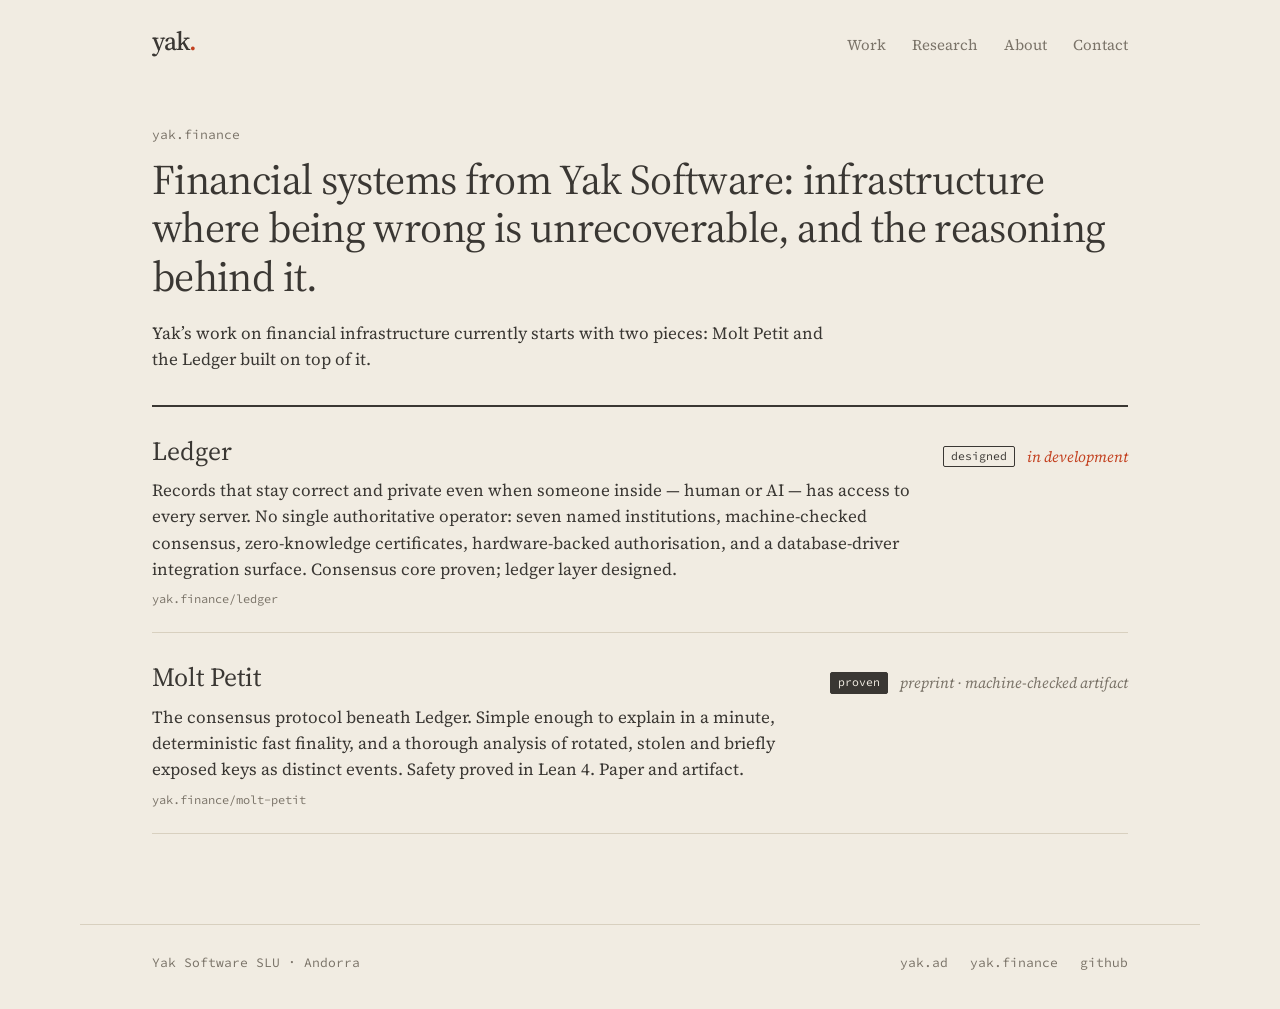
<file: index.html>
<!DOCTYPE html>
<html><head><style>
    .sc-placeholder{background:color-mix(in srgb,currentColor 8%,transparent);
      border:1px solid color-mix(in srgb,currentColor 50%,transparent);
      border-radius:2px;box-sizing:border-box;overflow:hidden}
    @keyframes sc-shine{0%{background-position:100% 50%}100%{background-position:0% 50%}}
    html.sc-dc-streaming .sc-placeholder,
    html.sc-dc-streaming .sc-interp.sc-missing{position:relative;
      background:color-mix(in srgb,currentColor 5%,transparent);
      border-color:transparent}
    html.sc-dc-streaming .sc-placeholder::before,
    html.sc-dc-streaming .sc-interp.sc-missing::before{content:'';
      position:absolute;inset:0;pointer-events:none;
      background:linear-gradient(90deg,rgba(217,119,87,0) 25%,rgba(247,225,211,.95) 37%,rgba(217,119,87,0) 63%);
      background-size:400% 100%;animation:sc-shine 1.4s ease infinite}
    html.sc-dc-streaming .sc-placeholder:nth-child(n+9 of .sc-placeholder)::before,
    html.sc-dc-streaming .sc-interp.sc-missing:nth-child(n+9 of .sc-interp.sc-missing)::before{animation:none;
      background:color-mix(in srgb,currentColor 8%,transparent)}
    .sc-placeholder-error{padding:4px 8px;font:11px/1.4 ui-monospace,monospace;
      color:color-mix(in srgb,currentColor 70%,transparent);word-break:break-word}
    .sc-interp.sc-missing{display:inline-block;width:2em;height:1em;overflow:hidden;
      vertical-align:text-bottom;background:rgba(255,255,255,.3);border:1px solid rgba(0,0,0,.5);
      border-radius:2px;box-sizing:border-box;color:transparent;
      user-select:none}
    .sc-interp.sc-unresolved{font-family:ui-monospace,monospace;font-size:.85em;
      color:color-mix(in srgb,currentColor 50%,transparent);
      background:color-mix(in srgb,currentColor 10%,transparent);border-radius:3px;
      padding:0 3px}
    .sc-host.sc-has-error{position:relative}
    .sc-logic-error{position:absolute;top:8px;left:8px;z-index:2147483647;max-width:60ch;
      padding:6px 10px;background:#b00020;color:#fff;font:12px/1.4 ui-monospace,monospace;
      border-radius:4px;white-space:pre-wrap;pointer-events:none}
    /* Mirrors PRINT_BASELINE_CSS in apps/web deck-stage-export.ts — keep both
       in sync until dc-runtime regains a build step. */
    @media print {
      @page { margin: 0.5cm; }
      figure, table { break-inside: avoid; }
      #dc-root, #dc-root > .sc-host { height: auto; }
      *, *::before, *::after {
        print-color-adjust: exact; -webkit-print-color-adjust: exact;
        backdrop-filter: none !important; -webkit-backdrop-filter: none !important;
        animation-delay: -99s !important; animation-duration: .001s !important;
        animation-iteration-count: 1 !important; animation-fill-mode: both !important;
        animation-play-state: running !important; transition-duration: 0s !important;
      }
    }
  </style>
<meta charset="utf-8">
<meta name="viewport" content="width=device-width, initial-scale=1">
<title>yak.finance — financial systems from Yak Software</title>
<link rel="icon" type="image/svg+xml" href="/assets/yak-favicon.svg">
<style>x-dc{display:none!important}</style>
<style id="__dc-atomics">.fx{display:flex}.col{display:flex;flex-direction:column}.grid{display:grid}.ac{align-items:center}.jc{justify-content:center}.jb{justify-content:space-between}.f1{flex:1}.noshrink{flex-shrink:0}.wrap{flex-wrap:wrap}.fw5{font-weight:500}.fw6{font-weight:600}.fw7{font-weight:700}.fw8{font-weight:800}.fs11{font-size:11px}.fs12{font-size:12px}.fs13{font-size:13px}.fs14{font-size:14px}.fs15{font-size:15px}.fs16{font-size:16px}.fs20{font-size:20px}.fs22{font-size:22px}.upper{text-transform:uppercase}.tc{text-align:center}.nowrap{white-space:nowrap}.gap8{gap:8px}.gap10{gap:10px}.gap12{gap:12px}.gap16{gap:16px}.gap24{gap:24px}.m0{margin:0}.mt8{margin-top:8px}.mt12{margin-top:12px}.mt16{margin-top:16px}.mb8{margin-bottom:8px}.mb12{margin-bottom:12px}.mb16{margin-bottom:16px}.posrel{position:relative}.posabs{position:absolute}.round{border-radius:50%}.ohide{overflow:hidden}.bbox{box-sizing:border-box}.pointer{cursor:pointer}.w100{width:100%}.b0{border:none}</style><style>.scp0:hover { color: rgb(195, 64, 31) !important; }
.scp1:hover { background: rgb(58, 55, 51) !important; color: rgb(241, 236, 226) !important; }
.scp2:hover { color: rgb(58, 55, 51) !important; }</style><style>html,body{height:100%;margin:0}#dc-root,#dc-root>.sc-host{height:100%}</style><link rel="stylesheet" href="/assets/fonts/fonts.css"><style>html,body{margin:0;padding:0;background:#f1ece2;color:#3a3733;-webkit-font-smoothing:antialiased}body{font-family:"Source Serif 4",Georgia,serif;font-size:17px;line-height:1.55}a{color:#3a3733;text-decoration:none;border-bottom:1px solid #d8d0bf;transition:border-color .15s,color .15s}a:hover{color:#c3401f;border-bottom-color:#c3401f}p{margin:0 0 1em;text-wrap:pretty}h1,h2,h3{margin:0;font-weight:400;text-wrap:pretty}table{border-collapse:collapse}.grain{background-image:radial-gradient(rgba(0,0,0,.032) .6px,transparent .7px);background-size:5px 5px}nav a[aria-current="page"]{color:#3a3733!important;border-bottom-color:#3a3733!important}.fig-h,.fig-v{container-type:inline-size;overflow:hidden}
.fig-v{display:none}
.fig-h>div{zoom:min(1,tan(atan2(100cqw,1024px)));zoom:min(1,calc(100cqw / 1024px))}
.fig-v>div{zoom:min(1,tan(atan2(100cqw,400px)));zoom:min(1,calc(100cqw / 400px))}
@media (max-width:760px){.fig-h{display:none}.fig-v{display:block}}
@media (max-width:520px){.fig-bleed{margin-left:calc(50% - 50vw);margin-right:calc(50% - 50vw)}}</style><meta name="description" content="Financial systems from Yak Software: infrastructure where being wrong is unrecoverable. The work currently starts with two pieces — Molt Petit and the Ledger built on top of it."><link rel="canonical" href="https://yak.finance/"><meta property="og:title" content="yak.finance — financial systems from Yak Software"><meta property="og:description" content="Financial systems from Yak Software: infrastructure where being wrong is unrecoverable. The work currently starts with two pieces — Molt Petit and the Ledger built on top of it."><meta property="og:url" content="https://yak.finance/"><meta property="og:type" content="website"><meta property="og:site_name" content="Yak Software"><meta property="og:image" content="https://yak.finance/assets/og-yak.jpg"><meta property="og:image:width" content="1200"><meta property="og:image:height" content="630"><meta name="twitter:title" content="yak.finance — financial systems from Yak Software"><meta name="twitter:description" content="Financial systems from Yak Software: infrastructure where being wrong is unrecoverable. The work currently starts with two pieces — Molt Petit and the Ledger built on top of it."><meta name="twitter:card" content="summary_large_image"><meta name="twitter:site" content="@just_georgeee"><meta name="twitter:image" content="https://yak.finance/assets/og-yak.jpg"><script type="application/ld+json">{"@context":"https://schema.org","@type":"Organization","name":"Yak Software","url":"https://yak.finance/","logo":"https://yak.finance/assets/yak-favicon.svg","image":"https://yak.finance/assets/og-yak.jpg","description":"Independent engineering and research company in Andorra, working on dictation, coding agents, consensus protocols and financial infrastructure.","email":"mailto:george@yak.ad","founder":{"@type":"Person","name":"George Agapov","url":"https://georgeee.com/"},"address":{"@type":"PostalAddress","addressCountry":"AD"},"sameAs":["https://github.com/georgeee"]}</script></head>
<body>
<div id="dc-root"><div class="sc-host" data-sc-name="index"><div class="grain" style="min-height: 100vh; background: rgb(241, 236, 226); display: flex; flex-direction: column;"><header style="display: flex; justify-content: space-between; align-items: baseline; gap: 24px; flex-wrap: wrap; padding: 28px min(6vw, 72px) 0px; max-width: 1120px; width: 100%; box-sizing: border-box; margin: 0px auto;"><a href="https://yak.ad/" style="font: 500 26px / 1 &quot;Source Serif 4&quot;, serif; letter-spacing: -0.035em; color: rgb(58, 55, 51); border: 0px;">yak<span style="color: rgb(195, 64, 31);">.</span></a><nav style="display: flex; gap: clamp(14px, 3vw, 26px); font: 400 15px / 1 &quot;Source Serif 4&quot;, serif;"><a href="https://yak.ad/" class="scp0" style="color: rgb(122, 115, 104); border-width: 0px 0px 1px; border-style: none none solid; border-color: currentcolor currentcolor transparent; border-image: none; padding-bottom: 3px;">Work</a><a href="https://yak.ad/research" class="scp0" style="color: rgb(122, 115, 104); border-width: 0px 0px 1px; border-style: none none solid; border-color: currentcolor currentcolor transparent; border-image: none; padding-bottom: 3px;">Research</a><a href="https://yak.ad/about" class="scp0" style="color: rgb(122, 115, 104); border-width: 0px 0px 1px; border-style: none none solid; border-color: currentcolor currentcolor transparent; border-image: none; padding-bottom: 3px;">About</a><a href="https://yak.ad/contact" class="scp0" style="color: rgb(122, 115, 104); border-width: 0px 0px 1px; border-style: none none solid; border-color: currentcolor currentcolor transparent; border-image: none; padding-bottom: 3px;">Contact</a></nav></header><main style="flex: 1 1 0%; width: 100%; max-width: 1120px; box-sizing: border-box; margin: 0px auto; padding: 0px min(6vw, 72px);"><section data-screen-label="yak.finance" style="padding: 8vh 0px 10vh;"><div style="font: 400 13px / 1 &quot;Source Code Pro&quot;, monospace; color: rgb(122, 115, 104);">yak.finance</div><h1 style="font: 400 clamp(30px, 3.6vw, 42px) / 1.15 &quot;Source Serif 4&quot;, serif; letter-spacing: -0.015em; margin-top: 14px; max-width: 24em;">Financial systems from Yak Software: infrastructure where being wrong is unrecoverable, and the reasoning behind it.</h1><p style="max-width: 40em; margin-top: 20px;">Yak’s work on financial infrastructure currently starts with two pieces: Molt Petit and the Ledger built on top of it.</p><div style="border-top: 2px solid rgb(58, 55, 51); margin-top: 32px;"><a href="/ledger" class="scp2" style="display: flex; gap: 16px 32px; flex-wrap: wrap; align-items: baseline; padding: 24px 0px; border-bottom: 1px solid rgb(216, 208, 191); color: rgb(58, 55, 51);"><span style="flex: 1 1 34ch; min-width: 0px;"><span style="font-size: 26px; display: block;">Ledger</span><span style="display: block; margin-top: 6px; max-width: 46em;">Records that stay correct and private even when someone inside — human or AI — has access to every server. No single authoritative operator: seven named institutions, machine-checked consensus, zero-knowledge certificates, hardware-backed authorisation, and a database-driver integration surface. Consensus core proven; ledger layer designed.</span><span style="display: block; margin-top: 8px; font: 400 12px / 1.5 &quot;Source Code Pro&quot;, monospace; color: rgb(122, 115, 104);">yak.finance/ledger</span></span><span style="display: flex; flex-wrap: wrap; gap: 8px 12px; align-items: center; flex: 0 1 auto;"><span style="display: inline-flex; gap: 6px; flex-wrap: wrap;"><span style="font: 400 11.5px / 1 &quot;Source Code Pro&quot;, monospace; padding: 4px 7px; border: 1px solid rgb(58, 55, 51); border-radius: 2px; color: rgb(58, 55, 51); background: transparent; white-space: nowrap;">designed</span></span><em style="color: rgb(195, 64, 31); font-size: 15px;">in development</em></span></a><a href="/molt-petit" class="scp2" style="display: flex; gap: 16px 32px; flex-wrap: wrap; align-items: baseline; padding: 24px 0px; border-bottom: 1px solid rgb(216, 208, 191); color: rgb(58, 55, 51);"><span style="flex: 1 1 34ch; min-width: 0px;"><span style="font-size: 26px; display: block;">Molt Petit</span><span style="display: block; margin-top: 6px; max-width: 46em;">The consensus protocol beneath Ledger. Simple enough to explain in a minute, deterministic fast finality, and a thorough analysis of rotated, stolen and briefly exposed keys as distinct events. Safety proved in Lean 4. Paper and artifact.</span><span style="display: block; margin-top: 8px; font: 400 12px / 1.5 &quot;Source Code Pro&quot;, monospace; color: rgb(122, 115, 104);">yak.finance/molt-petit</span></span><span style="display: flex; flex-wrap: wrap; gap: 8px 12px; align-items: center; flex: 0 1 auto;"><span style="display: inline-flex; gap: 6px; flex-wrap: wrap;"><span style="font: 400 11.5px / 1 &quot;Source Code Pro&quot;, monospace; padding: 4px 7px; border: 1px solid rgb(58, 55, 51); border-radius: 2px; color: rgb(241, 236, 226); background: rgb(58, 55, 51); white-space: nowrap;">proven</span></span><em style="color: rgb(122, 115, 104); font-size: 15px;">preprint · machine-checked artifact</em></span></a></div></section></main><footer style="width: 100%; max-width: 1120px; box-sizing: border-box; margin: 0px auto; padding: 28px min(6vw, 72px) 36px; border-top: 1px solid rgb(216, 208, 191); display: flex; justify-content: space-between; gap: 12px 32px; flex-wrap: wrap; font: 400 13px / 1.6 &quot;Source Code Pro&quot;, monospace; color: rgb(122, 115, 104);"><span>Yak Software SLU · Andorra</span><span style="display: flex; gap: 22px;"><a href="https://yak.ad/" class="scp0" style="border: 0px; color: rgb(122, 115, 104);">yak.ad</a><a href="/" class="scp0" style="border: 0px; color: rgb(122, 115, 104);">yak.finance</a><a href="https://github.com/georgeee" class="scp0" style="border: 0px; color: rgb(122, 115, 104);">github</a></span></footer></div></div></div>



<script>(function(){var r={"finance":"/","molt-petit":"/molt-petit","ledger":"/ledger"},f={"base":"https://yak.ad","routes":{"home":"/","diane":"/diane","lodge":"/lodge","research":"/research","proof-driven":"/proof-driven","about":"/about","contact":"/contact"}},h=(location.hash||"").slice(1);if(r[h])location.replace(r[h]);else if(f&&f.routes[h])location.replace(f.base+f.routes[h]);})();</script></body></html>
</file>
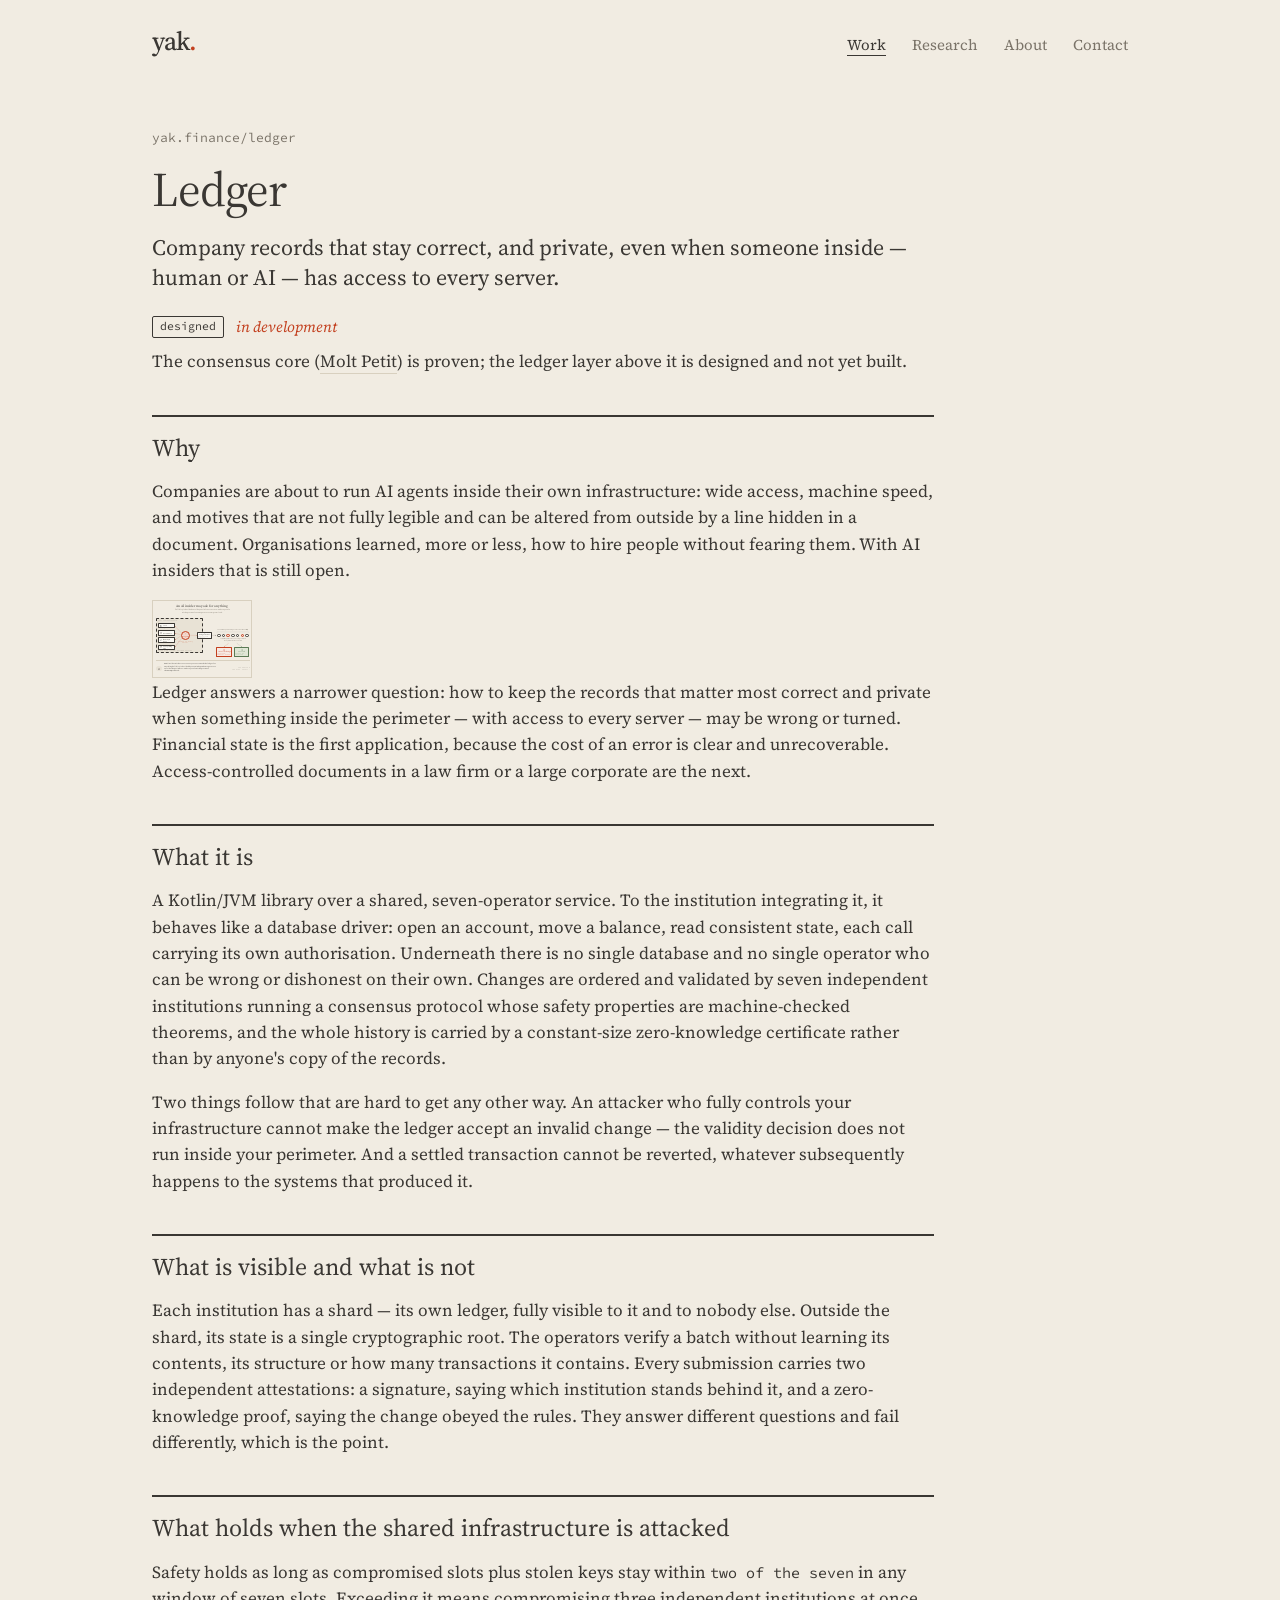
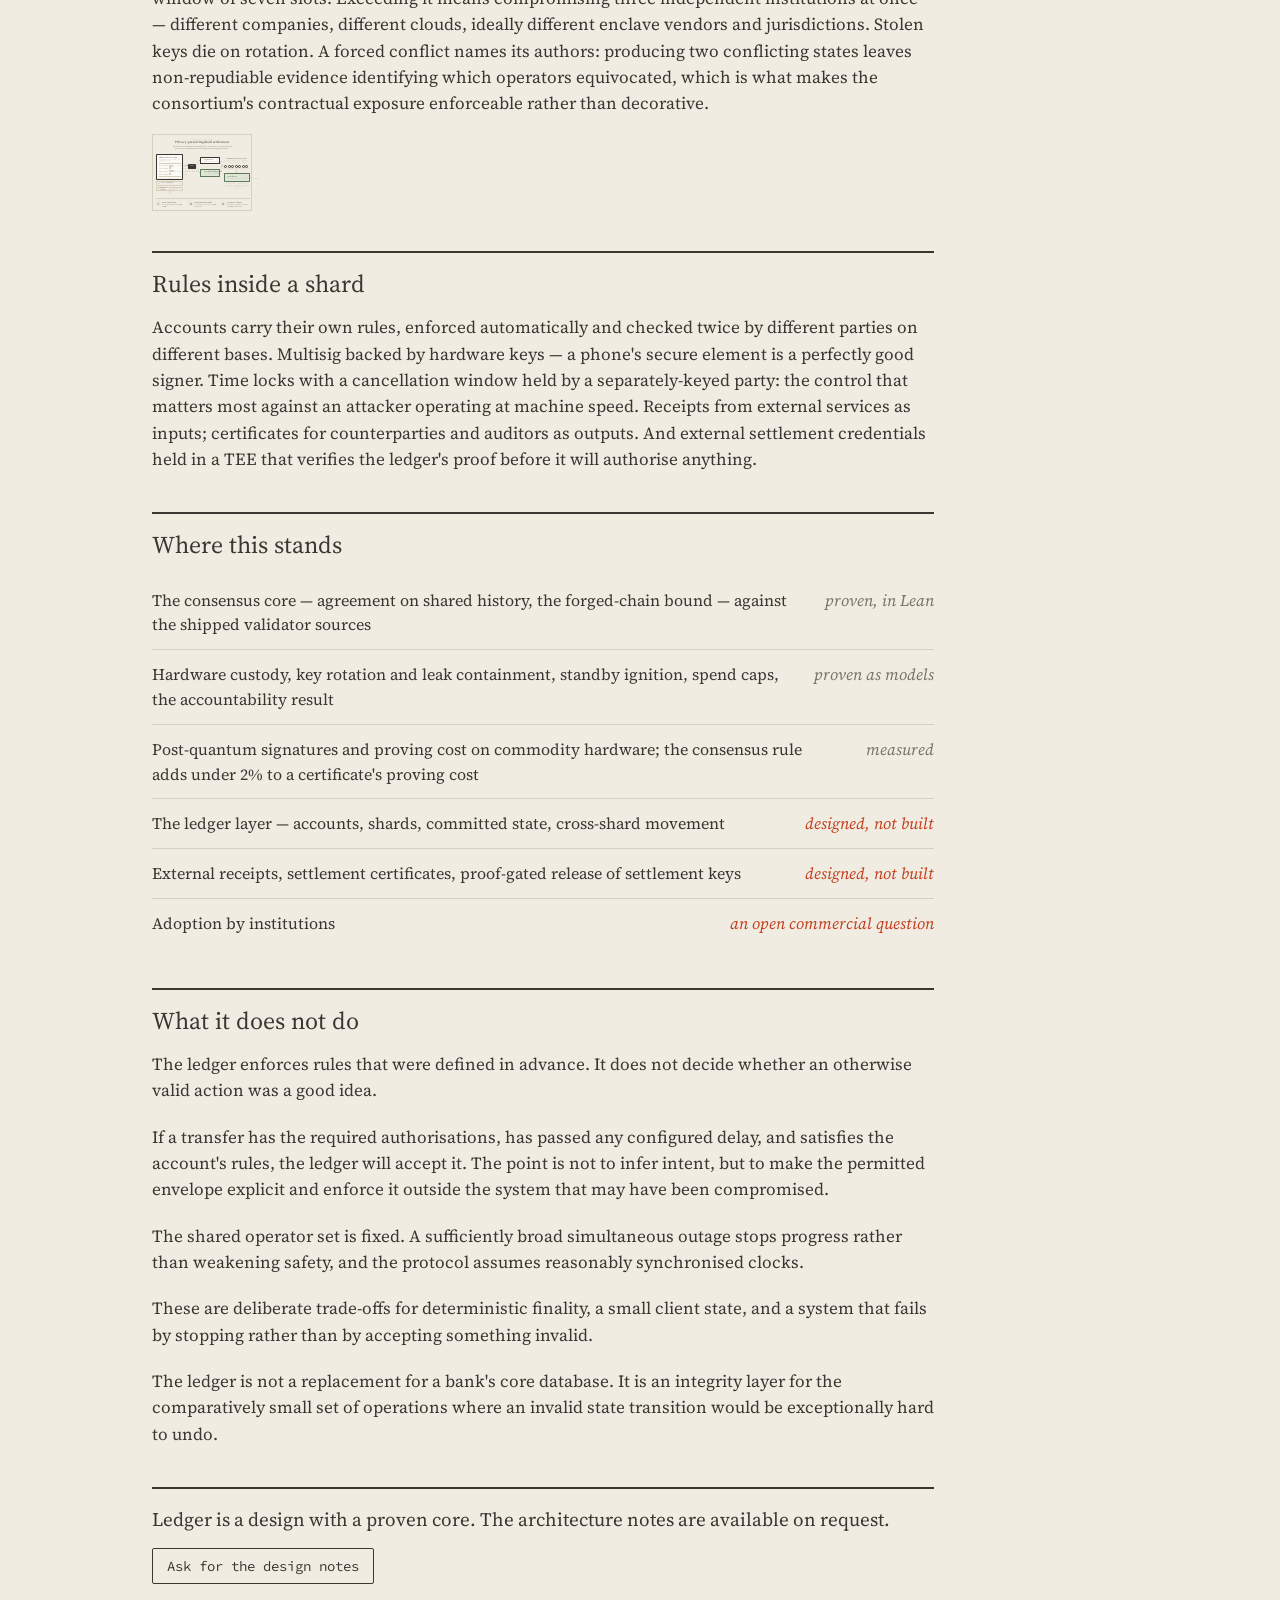
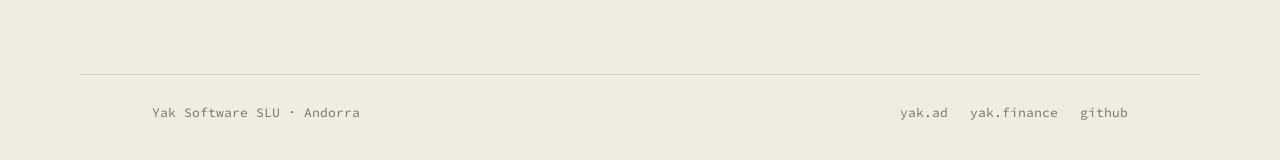
<file: ledger.html>
<!DOCTYPE html>
<html><head><style>
    .sc-placeholder{background:color-mix(in srgb,currentColor 8%,transparent);
      border:1px solid color-mix(in srgb,currentColor 50%,transparent);
      border-radius:2px;box-sizing:border-box;overflow:hidden}
    @keyframes sc-shine{0%{background-position:100% 50%}100%{background-position:0% 50%}}
    html.sc-dc-streaming .sc-placeholder,
    html.sc-dc-streaming .sc-interp.sc-missing{position:relative;
      background:color-mix(in srgb,currentColor 5%,transparent);
      border-color:transparent}
    html.sc-dc-streaming .sc-placeholder::before,
    html.sc-dc-streaming .sc-interp.sc-missing::before{content:'';
      position:absolute;inset:0;pointer-events:none;
      background:linear-gradient(90deg,rgba(217,119,87,0) 25%,rgba(247,225,211,.95) 37%,rgba(217,119,87,0) 63%);
      background-size:400% 100%;animation:sc-shine 1.4s ease infinite}
    html.sc-dc-streaming .sc-placeholder:nth-child(n+9 of .sc-placeholder)::before,
    html.sc-dc-streaming .sc-interp.sc-missing:nth-child(n+9 of .sc-interp.sc-missing)::before{animation:none;
      background:color-mix(in srgb,currentColor 8%,transparent)}
    .sc-placeholder-error{padding:4px 8px;font:11px/1.4 ui-monospace,monospace;
      color:color-mix(in srgb,currentColor 70%,transparent);word-break:break-word}
    .sc-interp.sc-missing{display:inline-block;width:2em;height:1em;overflow:hidden;
      vertical-align:text-bottom;background:rgba(255,255,255,.3);border:1px solid rgba(0,0,0,.5);
      border-radius:2px;box-sizing:border-box;color:transparent;
      user-select:none}
    .sc-interp.sc-unresolved{font-family:ui-monospace,monospace;font-size:.85em;
      color:color-mix(in srgb,currentColor 50%,transparent);
      background:color-mix(in srgb,currentColor 10%,transparent);border-radius:3px;
      padding:0 3px}
    .sc-host.sc-has-error{position:relative}
    .sc-logic-error{position:absolute;top:8px;left:8px;z-index:2147483647;max-width:60ch;
      padding:6px 10px;background:#b00020;color:#fff;font:12px/1.4 ui-monospace,monospace;
      border-radius:4px;white-space:pre-wrap;pointer-events:none}
    /* Mirrors PRINT_BASELINE_CSS in apps/web deck-stage-export.ts — keep both
       in sync until dc-runtime regains a build step. */
    @media print {
      @page { margin: 0.5cm; }
      figure, table { break-inside: avoid; }
      #dc-root, #dc-root > .sc-host { height: auto; }
      *, *::before, *::after {
        print-color-adjust: exact; -webkit-print-color-adjust: exact;
        backdrop-filter: none !important; -webkit-backdrop-filter: none !important;
        animation-delay: -99s !important; animation-duration: .001s !important;
        animation-iteration-count: 1 !important; animation-fill-mode: both !important;
        animation-play-state: running !important; transition-duration: 0s !important;
      }
    }
  </style>
<meta charset="utf-8">
<meta name="viewport" content="width=device-width, initial-scale=1">
<title>Ledger — records that stay correct and private — Yak Software</title>
<link rel="icon" type="image/svg+xml" href="/assets/yak-favicon.svg">
<style>x-dc{display:none!important}</style>
<style id="__dc-atomics">.fx{display:flex}.col{display:flex;flex-direction:column}.grid{display:grid}.ac{align-items:center}.jc{justify-content:center}.jb{justify-content:space-between}.f1{flex:1}.noshrink{flex-shrink:0}.wrap{flex-wrap:wrap}.fw5{font-weight:500}.fw6{font-weight:600}.fw7{font-weight:700}.fw8{font-weight:800}.fs11{font-size:11px}.fs12{font-size:12px}.fs13{font-size:13px}.fs14{font-size:14px}.fs15{font-size:15px}.fs16{font-size:16px}.fs20{font-size:20px}.fs22{font-size:22px}.upper{text-transform:uppercase}.tc{text-align:center}.nowrap{white-space:nowrap}.gap8{gap:8px}.gap10{gap:10px}.gap12{gap:12px}.gap16{gap:16px}.gap24{gap:24px}.m0{margin:0}.mt8{margin-top:8px}.mt12{margin-top:12px}.mt16{margin-top:16px}.mb8{margin-bottom:8px}.mb12{margin-bottom:12px}.mb16{margin-bottom:16px}.posrel{position:relative}.posabs{position:absolute}.round{border-radius:50%}.ohide{overflow:hidden}.bbox{box-sizing:border-box}.pointer{cursor:pointer}.w100{width:100%}.b0{border:none}</style><style>.scp0:hover { color: rgb(195, 64, 31) !important; }
.scp1:hover { background: rgb(58, 55, 51) !important; color: rgb(241, 236, 226) !important; }
.scp2:hover { color: rgb(58, 55, 51) !important; }</style><style>html,body{height:100%;margin:0}#dc-root,#dc-root>.sc-host{height:100%}</style><link rel="stylesheet" href="/assets/fonts/fonts.css"><style>html,body{margin:0;padding:0;background:#f1ece2;color:#3a3733;-webkit-font-smoothing:antialiased}body{font-family:"Source Serif 4",Georgia,serif;font-size:17px;line-height:1.55}a{color:#3a3733;text-decoration:none;border-bottom:1px solid #d8d0bf;transition:border-color .15s,color .15s}a:hover{color:#c3401f;border-bottom-color:#c3401f}p{margin:0 0 1em;text-wrap:pretty}h1,h2,h3{margin:0;font-weight:400;text-wrap:pretty}table{border-collapse:collapse}.grain{background-image:radial-gradient(rgba(0,0,0,.032) .6px,transparent .7px);background-size:5px 5px}nav a[aria-current="page"]{color:#3a3733!important;border-bottom-color:#3a3733!important}.fig-h,.fig-v{container-type:inline-size;overflow:hidden}
.fig-v{display:none}
.fig-h>div{zoom:min(1,tan(atan2(100cqw,1024px)));zoom:min(1,calc(100cqw / 1024px))}
.fig-v>div{zoom:min(1,tan(atan2(100cqw,400px)));zoom:min(1,calc(100cqw / 400px))}
@media (max-width:760px){.fig-h{display:none}.fig-v{display:block}}
@media (max-width:520px){.fig-bleed{margin-left:calc(50% - 50vw);margin-right:calc(50% - 50vw)}}</style><meta name="description" content="Company records that stay correct, and private, even when someone inside — human or AI — has access to every server. The Molt Petit consensus core is proven; the ledger layer above it is designed and not yet built."><link rel="canonical" href="https://yak.finance/ledger"><meta property="og:title" content="Ledger — records that stay correct and private — Yak Software"><meta property="og:description" content="Company records that stay correct, and private, even when someone inside — human or AI — has access to every server. The Molt Petit consensus core is proven; the ledger layer above it is designed and not yet built."><meta property="og:url" content="https://yak.finance/ledger"><meta property="og:type" content="website"><meta property="og:site_name" content="Yak Software"><meta property="og:image" content="https://yak.finance/assets/og-yak.jpg"><meta property="og:image:width" content="1200"><meta property="og:image:height" content="630"><meta name="twitter:title" content="Ledger — records that stay correct and private — Yak Software"><meta name="twitter:description" content="Company records that stay correct, and private, even when someone inside — human or AI — has access to every server. The Molt Petit consensus core is proven; the ledger layer above it is designed and not yet built."><meta name="twitter:card" content="summary_large_image"><meta name="twitter:site" content="@just_georgeee"><meta name="twitter:image" content="https://yak.finance/assets/og-yak.jpg"></head>
<body>
<div id="dc-root"><div class="sc-host" data-sc-name="index"><div class="grain" style="min-height: 100vh; background: rgb(241, 236, 226); display: flex; flex-direction: column;"><header style="display: flex; justify-content: space-between; align-items: baseline; gap: 24px; flex-wrap: wrap; padding: 28px min(6vw, 72px) 0px; max-width: 1120px; width: 100%; box-sizing: border-box; margin: 0px auto;"><a href="https://yak.ad/" style="font: 500 26px / 1 &quot;Source Serif 4&quot;, serif; letter-spacing: -0.035em; color: rgb(58, 55, 51); border: 0px;">yak<span style="color: rgb(195, 64, 31);">.</span></a><nav style="display: flex; gap: clamp(14px, 3vw, 26px); font: 400 15px / 1 &quot;Source Serif 4&quot;, serif;"><a href="https://yak.ad/" aria-current="page" class="scp0" style="color: rgb(122, 115, 104); border-width: 0px 0px 1px; border-style: none none solid; border-color: currentcolor currentcolor transparent; border-image: none; padding-bottom: 3px;">Work</a><a href="https://yak.ad/research" class="scp0" style="color: rgb(122, 115, 104); border-width: 0px 0px 1px; border-style: none none solid; border-color: currentcolor currentcolor transparent; border-image: none; padding-bottom: 3px;">Research</a><a href="https://yak.ad/about" class="scp0" style="color: rgb(122, 115, 104); border-width: 0px 0px 1px; border-style: none none solid; border-color: currentcolor currentcolor transparent; border-image: none; padding-bottom: 3px;">About</a><a href="https://yak.ad/contact" class="scp0" style="color: rgb(122, 115, 104); border-width: 0px 0px 1px; border-style: none none solid; border-color: currentcolor currentcolor transparent; border-image: none; padding-bottom: 3px;">Contact</a></nav></header><main style="flex: 1 1 0%; width: 100%; max-width: 1120px; box-sizing: border-box; margin: 0px auto; padding: 0px min(6vw, 72px);"><article data-screen-label="Ledger" style="padding: 8vh 0px 10vh; max-width: 46em;"><div style="font: 400 13px / 1.6 &quot;Source Code Pro&quot;, monospace; color: rgb(122, 115, 104);">yak.finance/ledger</div><h1 style="font: 400 clamp(34px, 4vw, 48px) / 1.1 &quot;Source Serif 4&quot;, serif; letter-spacing: -0.02em; margin-top: 14px;">Ledger</h1><p style="font-size: 22px; line-height: 1.4; margin-top: 16px;">Company records that stay correct, and private, even when someone inside — human or AI — has access to every server.</p><div style="margin-top: 14px;"><span style="display: flex; flex-wrap: wrap; gap: 8px 12px; align-items: center;"><span style="display: inline-flex; gap: 6px; flex-wrap: wrap;"><span style="font: 400 11.5px / 1 &quot;Source Code Pro&quot;, monospace; padding: 4px 7px; border: 1px solid rgb(58, 55, 51); border-radius: 2px; color: rgb(58, 55, 51); background: transparent; white-space: nowrap;">designed</span></span><em style="color: rgb(195, 64, 31); font-size: 15px;">in development</em></span></div><p style="margin-top: 10px;">The consensus core (<a href="/molt-petit">Molt Petit</a>) is proven; the ledger layer above it is designed and not yet built.</p><h2 style="font-size: 24px; border-top: 2px solid rgb(58, 55, 51); padding-top: 12px; margin-top: 40px;">Why</h2><p style="margin-top: 12px;">Companies are about to run AI agents inside their own infrastructure: wide access, machine speed, and motives that are not fully legible and can be altered from outside by a line hidden in a document. Organisations learned, more or less, how to hire people without fearing them. With AI insiders that is still open.</p><svg width="0" height="0" aria-hidden="true" style="position: absolute;"><defs><marker id="mk-i-ledger" viewBox="0 0 10 10" refX="8" refY="5" markerWidth="9" markerHeight="9" markerUnits="userSpaceOnUse" orient="auto"><path d="M0 0L10 5L0 10z" fill="#3a3733"></path></marker><marker id="mk-r-ledger" viewBox="0 0 10 10" refX="8" refY="5" markerWidth="9" markerHeight="9" markerUnits="userSpaceOnUse" orient="auto"><path d="M0 0L10 5L0 10z" fill="#c3401f"></path></marker><marker id="mk-m-ledger" viewBox="0 0 10 10" refX="8" refY="5" markerWidth="9" markerHeight="9" markerUnits="userSpaceOnUse" orient="auto"><path d="M0 0L10 5L0 10z" fill="#5b7a55"></path></marker></defs></svg><div class="fig-h"><div style="background: rgb(241, 236, 226); border: 1px solid rgb(216, 208, 191); padding: 36px 32px 32px; width: 1024px; box-sizing: border-box;"><div style="text-align: center;"><h3 style="font: 400 34px / 1.15 &quot;Source Serif 4&quot;, serif; letter-spacing: -0.015em;">An AI insider may ask for anything</h3><p style="font-size: 17px; color: rgb(122, 115, 104); margin: 10px auto 0px; max-width: 600px;">Validity is decided outside your infrastructure — and stays safe with up to two of seven operators compromised.</p></div><div style="position: relative; width: 960px; height: 400px; margin-top: 36px;"><div style="position: absolute; left: 0px; top: 0px; width: 480px; height: 360px; box-sizing: border-box; background: rgb(232, 226, 213); border: 1.25px dashed rgb(58, 55, 51); border-radius: 8px;"></div><div style="position: absolute; left: 20px; top: 16px; font: 400 12px / 1 &quot;Source Code Pro&quot;, monospace; color: rgb(122, 115, 104);">your infrastructure</div><div style="position: absolute; left: 20px; top: 328px; font: 400 11.5px / 1 &quot;Source Code Pro&quot;, monospace; color: rgb(122, 115, 104);">asked from inside; decided outside</div><div style="position: absolute; left: 20px; top: 56px; width: 172px; height: 52px; box-sizing: border-box; background: rgb(251, 249, 244); border: 1.25px solid rgb(58, 55, 51); border-radius: 5px; display: flex; align-items: center; gap: 10px; padding-left: 14px; font-size: 15px;"><svg viewBox="0 0 24 24" width="20" height="20" fill="none" stroke="#3a3733" stroke-width="1.5" stroke-linecap="round" stroke-linejoin="round"><rect x="4" y="4" width="16" height="7" rx="1.5"></rect><rect x="4" y="13" width="16" height="7" rx="1.5"></rect><path d="M8 7.5h.01M8 16.5h.01"></path></svg>core systems</div><div style="position: absolute; left: 20px; top: 128px; width: 172px; height: 52px; box-sizing: border-box; background: rgb(251, 249, 244); border: 1.25px solid rgb(58, 55, 51); border-radius: 5px; display: flex; align-items: center; gap: 10px; padding-left: 14px; font-size: 15px;"><svg viewBox="0 0 24 24" width="20" height="20" fill="none" stroke="#3a3733" stroke-width="1.5" stroke-linecap="round" stroke-linejoin="round"><path d="M7 3h7l5 5v13H7z"></path><path d="M14 3v5h5"></path><path d="M9.5 12.5h5M9.5 16h5"></path></svg>documents</div><div style="position: absolute; left: 20px; top: 200px; width: 172px; height: 52px; box-sizing: border-box; background: rgb(251, 249, 244); border: 1.25px solid rgb(58, 55, 51); border-radius: 5px; display: flex; align-items: center; gap: 10px; padding-left: 14px; font-size: 15px;"><svg viewBox="0 0 24 24" width="20" height="20" fill="none" stroke="#3a3733" stroke-width="1.5" stroke-linecap="round" stroke-linejoin="round"><circle cx="8" cy="15" r="4"></circle><path d="M11 12l9-9M15.5 7.5l3 3"></path></svg>identity &amp; keys</div><div style="position: absolute; left: 20px; top: 272px; width: 172px; height: 52px; box-sizing: border-box; background: rgb(251, 249, 244); border: 1.25px solid rgb(58, 55, 51); border-radius: 5px; display: flex; align-items: center; gap: 10px; padding-left: 14px; font-size: 15px;"><svg viewBox="0 0 24 24" width="20" height="20" fill="none" stroke="#3a3733" stroke-width="1.5" stroke-linecap="round" stroke-linejoin="round"><ellipse cx="12" cy="6" rx="7.5" ry="3"></ellipse><path d="M4.5 6v12c0 1.7 3.4 3 7.5 3s7.5-1.3 7.5-3V6M4.5 12c0 1.7 3.4 3 7.5 3s7.5-1.3 7.5-3"></path></svg>everything else</div><div style="position: absolute; left: 252px; top: 130px; width: 96px; height: 96px; box-sizing: border-box; border-radius: 50%; background: rgb(242, 216, 205); border: 1.5px solid rgb(195, 64, 31); color: rgb(195, 64, 31); display: flex; flex-direction: column; align-items: center; justify-content: center; gap: 4px; font-size: 15px;"><svg viewBox="0 0 24 24" width="18" height="18" fill="none" stroke="#c3401f" stroke-width="1.5" stroke-linejoin="round"><path d="M12 3l1.8 5.2L19 10l-5.2 1.8L12 17l-1.8-5.2L5 10l5.2-1.8z"></path></svg>AI agent</div><div style="position: absolute; left: 222px; top: 236px; width: 156px; text-align: center; font: 400 11.5px / 1.3 &quot;Source Code Pro&quot;, monospace; color: rgb(195, 64, 31);">access to every server</div><div style="position: absolute; left: 420px; top: 140px; width: 150px; height: 76px; box-sizing: border-box; background: rgb(251, 249, 244); border: 1.25px solid rgb(58, 55, 51); border-radius: 5px; display: flex; flex-direction: column; align-items: center; justify-content: center; gap: 3px;"><svg viewBox="0 0 24 24" width="18" height="18" fill="none" stroke="#3a3733" stroke-width="1.5" stroke-linejoin="round"><path d="M12 2.5l8 4.5v9l-8 4.5-8-4.5v-9z"></path><path d="M4 7l8 4.5L20 7M12 11.5v9"></path></svg><span style="font-size: 15px; line-height: 1.1;">Ledger driver</span><span style="font: 400 10.5px / 1 &quot;Source Code Pro&quot;, monospace; color: rgb(122, 115, 104);">Kotlin/JVM library</span></div><div style="position: absolute; left: 624px; top: 112px; width: 324px; text-align: center; font-size: 14px; color: rgb(122, 115, 104); line-height: 1.2;">seven independent operators decide validity</div><div style="position: absolute; left: 624px; top: 160px; width: 36px; height: 36px; box-sizing: border-box; border-radius: 50%; background: rgb(251, 249, 244); border: 1.25px solid rgb(58, 55, 51);"></div><div style="position: absolute; left: 672px; top: 160px; width: 36px; height: 36px; box-sizing: border-box; border-radius: 50%; background: rgb(251, 249, 244); border: 1.25px solid rgb(58, 55, 51);"></div><div style="position: absolute; left: 720px; top: 160px; width: 36px; height: 36px; box-sizing: border-box; border-radius: 50%; background: rgb(242, 216, 205); border: 1.25px solid rgb(195, 64, 31);"></div><div style="position: absolute; left: 768px; top: 160px; width: 36px; height: 36px; box-sizing: border-box; border-radius: 50%; background: rgb(251, 249, 244); border: 1.25px solid rgb(58, 55, 51);"></div><div style="position: absolute; left: 816px; top: 160px; width: 36px; height: 36px; box-sizing: border-box; border-radius: 50%; background: rgb(251, 249, 244); border: 1.25px solid rgb(58, 55, 51);"></div><div style="position: absolute; left: 864px; top: 160px; width: 36px; height: 36px; box-sizing: border-box; border-radius: 50%; background: rgb(242, 216, 205); border: 1.25px solid rgb(195, 64, 31);"></div><div style="position: absolute; left: 912px; top: 160px; width: 36px; height: 36px; box-sizing: border-box; border-radius: 50%; background: rgb(251, 249, 244); border: 1.25px solid rgb(58, 55, 51);"></div><div style="position: absolute; left: 624px; top: 210px; width: 324px; text-align: center; font-size: 13px; line-height: 1.4; color: rgb(122, 115, 104);">safe with up to two of seven compromised<br>in any window of seven slots</div><div style="position: absolute; left: 616px; top: 300px; width: 160px; height: 96px; box-sizing: border-box; background: rgb(247, 233, 227); border: 1.25px solid rgb(195, 64, 31); border-radius: 6px; color: rgb(195, 64, 31); display: flex; flex-direction: column; align-items: center; justify-content: center; gap: 4px;"><svg viewBox="0 0 24 24" width="22" height="22" fill="none" stroke="#c3401f" stroke-width="1.5" stroke-linecap="round"><circle cx="12" cy="12" r="9"></circle><path d="M9 9l6 6M15 9l-6 6"></path></svg><span style="font-size: 16px; line-height: 1.1;">invalid change</span><span style="font: 400 11px / 1 &quot;Source Code Pro&quot;, monospace;">rejected, whoever asked</span></div><div style="position: absolute; left: 796px; top: 300px; width: 160px; height: 96px; box-sizing: border-box; background: rgb(223, 230, 213); border: 1.25px solid rgb(91, 122, 85); border-radius: 6px; color: rgb(91, 122, 85); display: flex; flex-direction: column; align-items: center; justify-content: center; gap: 4px;"><svg viewBox="0 0 24 24" width="22" height="22" fill="none" stroke="#5b7a55" stroke-width="1.5" stroke-linecap="round" stroke-linejoin="round"><circle cx="12" cy="12" r="9"></circle><path d="M8 12.2l2.6 2.6L16.5 9"></path></svg><span style="font-size: 16px; line-height: 1.1;">settled</span><span style="font: 400 11px / 1 &quot;Source Code Pro&quot;, monospace;">cannot be reverted</span></div><svg width="960" height="400" viewBox="0 0 960 400" fill="none" style="position: absolute; left: 0px; top: 0px; pointer-events: none; overflow: visible;"><g stroke="#c3401f" stroke-width="1.25" marker-end="url(#mk-r-ledger)"><path d="M262 154L198 88"></path><path d="M252 170L198 158"></path><path d="M252 186L198 222"></path><path d="M264 206L198 292"></path><path d="M350 178H414"></path></g><path d="M572 178H616" stroke="#3a3733" stroke-width="1.25" marker-end="url(#mk-i-ledger)"></path><path d="M624 150v-8h324v8" stroke="#7a7368" stroke-width="1"></path><path d="M742 254C742 282 700 272 698 296" stroke="#c3401f" stroke-width="1.25" marker-end="url(#mk-r-ledger)"></path><path d="M830 254C830 282 874 272 876 296" stroke="#5b7a55" stroke-width="1.25" marker-end="url(#mk-m-ledger)"></path></svg></div><div style="display: flex; gap: 22px; align-items: center; border-top: 1px solid rgb(216, 208, 191); padding-top: 24px; margin-top: 28px; width: 960px;"><span style="flex: 0 0 auto; width: 56px; height: 56px; border-radius: 50%; background: rgb(232, 226, 213); display: flex; align-items: center; justify-content: center;"><svg viewBox="0 0 24 24" width="24" height="24" fill="none" stroke="#3a3733" stroke-width="1.5" stroke-linecap="round"><rect x="5.5" y="10.5" width="13" height="10" rx="1.5"></rect><path d="M8.5 10.5V7.5a3.5 3.5 0 0 1 7 0v3"></path></svg></span><p style="font-size: 16px; max-width: 560px;">An AI insider with access to every server can ask the ledger for anything. Validity is decided by seven independent operators outside the perimeter — and stays safe with up to two of them compromised.</p><span style="margin-left: auto; font: 400 11px / 1.8 &quot;Source Code Pro&quot;, monospace; letter-spacing: 0.18em; color: rgb(122, 115, 104); text-align: right;">SEPARATION<br>CREATES SAFETY.</span></div></div></div><div class="fig-v fig-bleed"><div class="fig-zoom" style="margin-top: 10px; background: rgb(241, 236, 226); border: 1px solid rgb(216, 208, 191); padding: 32px 20px 28px; width: 400px; box-sizing: border-box;"><div style="text-align: center;"><h3 style="font: 400 30px / 1.1 &quot;Source Serif 4&quot;, serif; letter-spacing: -0.015em;">An AI insider can ask for anything.</h3><p style="font-size: 15.5px; color: rgb(122, 115, 104); margin-top: 10px;">Validity is decided outside the perimeter.</p></div><div style="position: relative; width: 360px; height: 356px; margin-top: 28px;"><div style="position: absolute; left: 0px; top: 0px; width: 360px; height: 356px; box-sizing: border-box; background: rgb(232, 226, 213); border: 1.25px dashed rgb(58, 55, 51); border-radius: 8px;"></div><div style="position: absolute; left: 16px; top: 14px; font: 400 12px / 1 &quot;Source Code Pro&quot;, monospace; color: rgb(122, 115, 104);">your infrastructure</div><div style="position: absolute; left: 16px; top: 32px; font: 400 11.5px / 1 &quot;Source Code Pro&quot;, monospace; color: rgb(122, 115, 104);">asked from inside; decided outside</div><div style="position: absolute; left: 16px; top: 62px; width: 160px; height: 50px; box-sizing: border-box; background: rgb(251, 249, 244); border: 1.25px solid rgb(58, 55, 51); border-radius: 5px; display: flex; align-items: center; gap: 9px; padding-left: 12px; font-size: 14px;"><svg viewBox="0 0 24 24" width="18" height="18" fill="none" stroke="#3a3733" stroke-width="1.5" stroke-linecap="round" stroke-linejoin="round"><rect x="4" y="4" width="16" height="7" rx="1.5"></rect><rect x="4" y="13" width="16" height="7" rx="1.5"></rect><path d="M8 7.5h.01M8 16.5h.01"></path></svg>core systems</div><div style="position: absolute; left: 16px; top: 132px; width: 160px; height: 50px; box-sizing: border-box; background: rgb(251, 249, 244); border: 1.25px solid rgb(58, 55, 51); border-radius: 5px; display: flex; align-items: center; gap: 9px; padding-left: 12px; font-size: 14px;"><svg viewBox="0 0 24 24" width="18" height="18" fill="none" stroke="#3a3733" stroke-width="1.5" stroke-linecap="round" stroke-linejoin="round"><path d="M7 3h7l5 5v13H7z"></path><path d="M14 3v5h5"></path><path d="M9.5 12.5h5M9.5 16h5"></path></svg>documents</div><div style="position: absolute; left: 16px; top: 202px; width: 160px; height: 50px; box-sizing: border-box; background: rgb(251, 249, 244); border: 1.25px solid rgb(58, 55, 51); border-radius: 5px; display: flex; align-items: center; gap: 9px; padding-left: 12px; font-size: 14px;"><svg viewBox="0 0 24 24" width="18" height="18" fill="none" stroke="#3a3733" stroke-width="1.5" stroke-linecap="round" stroke-linejoin="round"><circle cx="8" cy="15" r="4"></circle><path d="M11 12l9-9M15.5 7.5l3 3"></path></svg>identity &amp; keys</div><div style="position: absolute; left: 16px; top: 272px; width: 160px; height: 50px; box-sizing: border-box; background: rgb(251, 249, 244); border: 1.25px solid rgb(58, 55, 51); border-radius: 5px; display: flex; align-items: center; gap: 9px; padding-left: 12px; font-size: 14px;"><svg viewBox="0 0 24 24" width="18" height="18" fill="none" stroke="#3a3733" stroke-width="1.5" stroke-linecap="round" stroke-linejoin="round"><ellipse cx="12" cy="6" rx="7.5" ry="3"></ellipse><path d="M4.5 6v12c0 1.7 3.4 3 7.5 3s7.5-1.3 7.5-3V6M4.5 12c0 1.7 3.4 3 7.5 3s7.5-1.3 7.5-3"></path></svg>everything else</div><div style="position: absolute; left: 232px; top: 150px; width: 88px; height: 88px; box-sizing: border-box; border-radius: 50%; background: rgb(242, 216, 205); border: 1.5px solid rgb(195, 64, 31); color: rgb(195, 64, 31); display: flex; flex-direction: column; align-items: center; justify-content: center; gap: 3px; font-size: 14px;"><svg viewBox="0 0 24 24" width="16" height="16" fill="none" stroke="#c3401f" stroke-width="1.5" stroke-linejoin="round"><path d="M12 3l1.8 5.2L19 10l-5.2 1.8L12 17l-1.8-5.2L5 10l5.2-1.8z"></path></svg>AI agent</div><div style="position: absolute; left: 206px; top: 248px; width: 140px; text-align: center; font: 400 11.5px / 1.35 &quot;Source Code Pro&quot;, monospace; color: rgb(195, 64, 31);">access to every server</div><svg width="360" height="356" viewBox="0 0 360 356" fill="none" style="position: absolute; left: 0px; top: 0px; pointer-events: none; overflow: visible;"><g stroke="#c3401f" stroke-width="1.25" marker-end="url(#mk-r-ledger)"><path d="M240 176L182 90"></path><path d="M232 190L182 158"></path><path d="M232 200L182 226"></path><path d="M242 216L182 294"></path></g></svg></div><svg width="12" height="36" viewBox="0 0 12 36" fill="none" style="display: block; margin: 0px auto;"><path d="M6 0V30" stroke="#c3401f" stroke-width="1.25" marker-end="url(#mk-r-ledger)"></path></svg><div style="width: 200px; height: 72px; margin: 0px auto; box-sizing: border-box; background: rgb(251, 249, 244); border: 1.25px solid rgb(58, 55, 51); border-radius: 5px; display: flex; flex-direction: column; align-items: center; justify-content: center; gap: 3px;"><svg viewBox="0 0 24 24" width="18" height="18" fill="none" stroke="#3a3733" stroke-width="1.5" stroke-linejoin="round"><path d="M12 2.5l8 4.5v9l-8 4.5-8-4.5v-9z"></path><path d="M4 7l8 4.5L20 7M12 11.5v9"></path></svg><span style="font-size: 15px; line-height: 1.1;">Ledger driver</span><span style="font: 400 11.5px / 1 &quot;Source Code Pro&quot;, monospace; color: rgb(122, 115, 104);">Kotlin/JVM library</span></div><svg width="12" height="36" viewBox="0 0 12 36" fill="none" style="display: block; margin: 0px auto;"><path d="M6 0V30" stroke="#3a3733" stroke-width="1.25" marker-end="url(#mk-i-ledger)"></path></svg><div style="text-align: center; font-size: 13px; color: rgb(122, 115, 104); line-height: 1.2;">seven independent operators decide validity</div><svg width="312" height="14" viewBox="0 0 312 14" fill="none" style="display: block; margin: 8px auto 0px;"><path d="M0.5 13V5H311.5V13" stroke="#7a7368" stroke-width="1"></path></svg><div style="display: flex; gap: 10px; justify-content: center; margin-top: 8px;"><span style="width: 36px; height: 36px; box-sizing: border-box; border-radius: 50%; background: rgb(251, 249, 244); border: 1.25px solid rgb(58, 55, 51);"></span><span style="width: 36px; height: 36px; box-sizing: border-box; border-radius: 50%; background: rgb(251, 249, 244); border: 1.25px solid rgb(58, 55, 51);"></span><span style="width: 36px; height: 36px; box-sizing: border-box; border-radius: 50%; background: rgb(242, 216, 205); border: 1.25px solid rgb(195, 64, 31);"></span><span style="width: 36px; height: 36px; box-sizing: border-box; border-radius: 50%; background: rgb(251, 249, 244); border: 1.25px solid rgb(58, 55, 51);"></span><span style="width: 36px; height: 36px; box-sizing: border-box; border-radius: 50%; background: rgb(251, 249, 244); border: 1.25px solid rgb(58, 55, 51);"></span><span style="width: 36px; height: 36px; box-sizing: border-box; border-radius: 50%; background: rgb(242, 216, 205); border: 1.25px solid rgb(195, 64, 31);"></span><span style="width: 36px; height: 36px; box-sizing: border-box; border-radius: 50%; background: rgb(251, 249, 244); border: 1.25px solid rgb(58, 55, 51);"></span></div><div style="text-align: center; font-size: 12.5px; line-height: 1.4; color: rgb(122, 115, 104); margin-top: 12px;">safe with up to two of seven compromised<br>in any window of seven slots</div><svg width="360" height="44" viewBox="0 0 360 44" fill="none" style="display: block; margin-top: 6px;"><path d="M140 2C140 24 108 22 106 40" stroke="#c3401f" stroke-width="1.25" marker-end="url(#mk-r-ledger)"></path><path d="M220 2C220 24 252 22 254 40" stroke="#5b7a55" stroke-width="1.25" marker-end="url(#mk-m-ledger)"></path></svg><div style="display: flex; gap: 20px; margin-top: 4px;"><div style="flex: 1 1 0%; height: 96px; box-sizing: border-box; background: rgb(247, 233, 227); border: 1.25px solid rgb(195, 64, 31); border-radius: 6px; color: rgb(195, 64, 31); display: flex; flex-direction: column; align-items: center; justify-content: center; gap: 4px;"><svg viewBox="0 0 24 24" width="22" height="22" fill="none" stroke="#c3401f" stroke-width="1.5" stroke-linecap="round"><circle cx="12" cy="12" r="9"></circle><path d="M9 9l6 6M15 9l-6 6"></path></svg><span style="font-size: 16px; line-height: 1.1;">invalid change</span><span style="font: 400 11.5px / 1 &quot;Source Code Pro&quot;, monospace;">rejected, whoever asked</span></div><div style="flex: 1 1 0%; height: 96px; box-sizing: border-box; background: rgb(223, 230, 213); border: 1.25px solid rgb(91, 122, 85); border-radius: 6px; color: rgb(91, 122, 85); display: flex; flex-direction: column; align-items: center; justify-content: center; gap: 4px;"><svg viewBox="0 0 24 24" width="22" height="22" fill="none" stroke="#5b7a55" stroke-width="1.5" stroke-linecap="round" stroke-linejoin="round"><circle cx="12" cy="12" r="9"></circle><path d="M8 12.2l2.6 2.6L16.5 9"></path></svg><span style="font-size: 16px; line-height: 1.1;">settled</span><span style="font: 400 11.5px / 1 &quot;Source Code Pro&quot;, monospace;">cannot be reverted</span></div></div><p style="border-top: 1px solid rgb(216, 208, 191); margin-top: 28px; padding-top: 20px; text-align: center; font-size: 15.5px; line-height: 1.45;">An AI insider with access to every server can ask the ledger for anything. Validity is decided by seven independent operators outside the perimeter — and stays safe with up to two of them compromised.</p></div></div><p>Ledger answers a narrower question: how to keep the records that matter most correct and private when something inside the perimeter — with access to every server — may be wrong or turned. Financial state is the first application, because the cost of an error is clear and unrecoverable. Access-controlled documents in a law firm or a large corporate are the next.</p><h2 style="font-size: 24px; border-top: 2px solid rgb(58, 55, 51); padding-top: 12px; margin-top: 40px;">What it is</h2><p style="margin-top: 12px;">A Kotlin/JVM library over a shared, seven-operator service. To the institution integrating it, it behaves like a database driver: open an account, move a balance, read consistent state, each call carrying its own authorisation. Underneath there is no single database and no single operator who can be wrong or dishonest on their own. Changes are ordered and validated by seven independent institutions running a consensus protocol whose safety properties are machine-checked theorems, and the whole history is carried by a constant-size zero-knowledge certificate rather than by anyone's copy of the records.</p><p>Two things follow that are hard to get any other way. An attacker who fully controls your infrastructure cannot make the ledger accept an invalid change — the validity decision does not run inside your perimeter. And a settled transaction cannot be reverted, whatever subsequently happens to the systems that produced it.</p><h2 style="font-size: 24px; border-top: 2px solid rgb(58, 55, 51); padding-top: 12px; margin-top: 40px;">What is visible and what is not</h2><p style="margin-top: 12px;">Each institution has a shard — its own ledger, fully visible to it and to nobody else. Outside the shard, its state is a single cryptographic root. The operators verify a batch without learning its contents, its structure or how many transactions it contains. Every submission carries two independent attestations: a signature, saying which institution stands behind it, and a zero-knowledge proof, saying the change obeyed the rules. They answer different questions and fail differently, which is the point.</p><h2 style="font-size: 24px; border-top: 2px solid rgb(58, 55, 51); padding-top: 12px; margin-top: 40px;">What holds when the shared infrastructure is attacked</h2><p style="margin-top: 12px;">Safety holds as long as compromised slots plus stolen keys stay within <span style="font: 400 15px &quot;Source Code Pro&quot;, monospace;">two of the seven</span> in any window of seven slots. Exceeding it means compromising three independent institutions at once — different companies, different clouds, ideally different enclave vendors and jurisdictions. Stolen keys die on rotation. A forced conflict names its authors: producing two conflicting states leaves non-repudiable evidence identifying which operators equivocated, which is what makes the consortium's contractual exposure enforceable rather than decorative.</p><div class="fig-h"><div style="background: rgb(241, 236, 226); border: 1px solid rgb(216, 208, 191); padding: 36px 32px 32px; width: 1024px; box-sizing: border-box;"><div style="text-align: center;"><div style="font: 400 11px / 1 &quot;Source Code Pro&quot;, monospace; letter-spacing: 0.22em; color: rgb(122, 115, 104);">PRIVACY BY DESIGN</div><h3 style="font: 400 34px / 1.15 &quot;Source Serif 4&quot;, serif; letter-spacing: -0.015em; margin-top: 12px;">Privacy-preserving shard settlement</h3><p style="font-size: 17px; color: rgb(122, 115, 104); margin: 10px auto 0px; max-width: 640px;">Each institution keeps its data private. A constant-size certificate proves every change was valid — without revealing any contents.</p></div><div style="position: relative; width: 960px; height: 420px; margin-top: 36px;"><div style="position: absolute; left: 0px; top: 0px; width: 280px; height: 262px; box-sizing: border-box; background: rgb(251, 249, 244); border: 1.25px solid rgb(58, 55, 51); border-radius: 8px; padding: 16px 18px;"><div style="font-size: 17px; line-height: 1.2;">shard — institution A</div><div style="font: 400 11px / 1 &quot;Source Code Pro&quot;, monospace; color: rgb(122, 115, 104); margin-top: 6px;">visible to A, and to nobody else</div><div style="border-top: 1px solid rgb(216, 208, 191); margin-top: 12px; padding-top: 10px; display: grid; grid-template-columns: auto 1fr auto; gap: 9px 10px; align-items: center; font: 400 12px / 1 &quot;Source Code Pro&quot;, monospace;"><span style="white-space: nowrap;">acct 0142</span><span style="height: 10px; width: 44px; background: rgb(232, 226, 213); border: 1px solid rgb(216, 208, 191); box-sizing: border-box;"></span><span style="color: rgb(122, 115, 104); text-align: right; white-space: nowrap;">12 400.00</span><span style="white-space: nowrap;">acct 0143</span><span style="height: 10px; width: 18px; background: rgb(232, 226, 213); border: 1px solid rgb(216, 208, 191); box-sizing: border-box;"></span><span style="color: rgb(122, 115, 104); text-align: right; white-space: nowrap;">880.50</span><span style="white-space: nowrap;">acct 0217</span><span style="height: 10px; width: 56px; background: rgb(232, 226, 213); border: 1px solid rgb(216, 208, 191); box-sizing: border-box;"></span><span style="color: rgb(122, 115, 104); text-align: right; white-space: nowrap;">2 300 000.00</span><span style="white-space: nowrap;">acct 0498</span><span style="height: 10px; width: 10px; background: rgb(232, 226, 213); border: 1px solid rgb(216, 208, 191); box-sizing: border-box;"></span><span style="color: rgb(122, 115, 104); text-align: right; white-space: nowrap;">75.00</span></div><div style="border-top: 1px solid rgb(216, 208, 191); margin-top: 12px; padding-top: 10px; font: 400 10.5px / 1.6 &quot;Source Code Pro&quot;, monospace; color: rgb(122, 115, 104);">2-of-3 hardware keys · 24 h time lock<br>receipts in · certificates out</div></div><div style="position: absolute; left: 0px; top: 278px; width: 280px; height: 44px; box-sizing: border-box; background: rgb(241, 236, 226); border: 1px solid rgb(216, 208, 191); border-radius: 6px; display: flex; align-items: center; gap: 10px; padding: 0px 14px; font-size: 13.5px; color: rgb(122, 115, 104);"><svg viewBox="0 0 24 24" width="16" height="16" fill="none" stroke="#7a7368" stroke-width="1.5"><ellipse cx="12" cy="6" rx="7.5" ry="3"></ellipse><path d="M4.5 6v12c0 1.7 3.4 3 7.5 3s7.5-1.3 7.5-3V6M4.5 12c0 1.7 3.4 3 7.5 3s7.5-1.3 7.5-3"></path></svg>shard — institution B<svg viewBox="0 0 24 24" width="14" height="14" fill="none" stroke="#7a7368" stroke-width="1.5" stroke-linecap="round" style="margin-left: auto;"><path d="M9 6l6 6-6 6"></path></svg></div><div style="position: absolute; left: 0px; top: 332px; width: 280px; height: 44px; box-sizing: border-box; background: rgb(241, 236, 226); border: 1px solid rgb(216, 208, 191); border-radius: 6px; display: flex; align-items: center; gap: 10px; padding: 0px 14px; font-size: 13.5px; color: rgb(122, 115, 104);"><svg viewBox="0 0 24 24" width="16" height="16" fill="none" stroke="#7a7368" stroke-width="1.5"><ellipse cx="12" cy="6" rx="7.5" ry="3"></ellipse><path d="M4.5 6v12c0 1.7 3.4 3 7.5 3s7.5-1.3 7.5-3V6M4.5 12c0 1.7 3.4 3 7.5 3s7.5-1.3 7.5-3"></path></svg>shard — institution C <span style="font: 400 11px / 1 &quot;Source Code Pro&quot;, monospace;">··· up to seven</span><svg viewBox="0 0 24 24" width="14" height="14" fill="none" stroke="#7a7368" stroke-width="1.5" stroke-linecap="round" style="margin-left: auto;"><path d="M9 6l6 6-6 6"></path></svg></div><div style="position: absolute; left: 0px; top: 386px; width: 280px; text-align: center; font-size: 18px; line-height: 1; color: rgb(122, 115, 104);">⋮</div><div style="position: absolute; left: 330px; top: 96px; width: 76px; height: 56px; background: rgb(58, 55, 51); border-radius: 5px; color: rgb(251, 249, 244); display: flex; align-items: center; justify-content: center; font-size: 17px;">root</div><div style="position: absolute; left: 300px; top: 162px; width: 136px; text-align: center; font: 400 10.5px / 1.4 &quot;Source Code Pro&quot;, monospace; color: rgb(122, 115, 104);">all that A shows outside</div><div style="position: absolute; left: 450px; top: 30px; width: 200px; height: 70px; box-sizing: border-box; background: rgb(251, 249, 244); border: 1.25px solid rgb(58, 55, 51); border-radius: 6px; display: flex; align-items: center; gap: 12px; padding: 0px 16px;"><svg viewBox="0 0 24 24" width="26" height="26" fill="none" stroke="#3a3733" stroke-width="1.5" stroke-linecap="round" stroke-linejoin="round"><path d="M4 20c3-1 5-1 7.5-3.5L20 8l-4-4-8.5 8.5C5 15 5 17 4 20z"></path><path d="M13.5 6.5l4 4"></path></svg><span style="display: flex; flex-direction: column; gap: 3px;"><span style="font-size: 16px; line-height: 1.1;">signature</span><span style="font: 400 10px / 1.2 &quot;Source Code Pro&quot;, monospace; color: rgb(122, 115, 104); white-space: nowrap;">who stands behind it</span></span></div><div style="position: absolute; left: 450px; top: 150px; width: 200px; height: 82px; box-sizing: border-box; background: rgb(223, 230, 213); border: 1.25px solid rgb(91, 122, 85); border-radius: 6px; display: flex; align-items: center; gap: 12px; padding: 0px 16px;"><svg viewBox="0 0 24 24" width="26" height="26" fill="none" stroke="#5b7a55" stroke-width="1.5" stroke-linecap="round" stroke-linejoin="round"><path d="M12 2.5l7.5 3v6c0 4.5-3.2 8-7.5 9.5C7.7 19.5 4.5 16 4.5 11.5v-6z"></path><path d="M8.8 12l2.2 2.2 4.2-4.4"></path></svg><span style="display: flex; flex-direction: column; gap: 3px;"><span style="font-size: 16px; line-height: 1.1;">zero-knowledge proof</span><span style="font: 400 10px / 1.2 &quot;Source Code Pro&quot;, monospace; color: rgb(91, 122, 85); white-space: nowrap;">the change obeyed the rules</span></span></div><div style="position: absolute; left: 690px; top: 40px; width: 270px; text-align: center;"><div style="font-size: 14px; line-height: 1.2;">verified by seven operators</div><div style="font: 400 10px / 1.4 &quot;Source Code Pro&quot;, monospace; color: rgb(122, 115, 104); margin-top: 4px;">without learning contents, structure or count</div></div><div style="position: absolute; left: 700px; top: 108px; display: flex; gap: 6px;"><span style="width: 30px; height: 30px; box-sizing: border-box; border-radius: 50%; background: rgb(251, 249, 244); border: 1.25px solid rgb(58, 55, 51); display: flex; align-items: center; justify-content: center;"><svg viewBox="0 0 24 24" width="16" height="16" fill="none" stroke="#3a3733" stroke-width="1.5"><circle cx="12" cy="9" r="3.2"></circle><path d="M6 19c0-3 2.7-5 6-5s6 2 6 5"></path></svg></span><span style="width: 30px; height: 30px; box-sizing: border-box; border-radius: 50%; background: rgb(251, 249, 244); border: 1.25px solid rgb(58, 55, 51); display: flex; align-items: center; justify-content: center;"><svg viewBox="0 0 24 24" width="16" height="16" fill="none" stroke="#3a3733" stroke-width="1.5"><circle cx="12" cy="9" r="3.2"></circle><path d="M6 19c0-3 2.7-5 6-5s6 2 6 5"></path></svg></span><span style="width: 30px; height: 30px; box-sizing: border-box; border-radius: 50%; background: rgb(251, 249, 244); border: 1.25px solid rgb(58, 55, 51); display: flex; align-items: center; justify-content: center;"><svg viewBox="0 0 24 24" width="16" height="16" fill="none" stroke="#3a3733" stroke-width="1.5"><circle cx="12" cy="9" r="3.2"></circle><path d="M6 19c0-3 2.7-5 6-5s6 2 6 5"></path></svg></span><span style="width: 30px; height: 30px; box-sizing: border-box; border-radius: 50%; background: rgb(251, 249, 244); border: 1.25px solid rgb(58, 55, 51); display: flex; align-items: center; justify-content: center;"><svg viewBox="0 0 24 24" width="16" height="16" fill="none" stroke="#3a3733" stroke-width="1.5"><circle cx="12" cy="9" r="3.2"></circle><path d="M6 19c0-3 2.7-5 6-5s6 2 6 5"></path></svg></span><span style="width: 30px; height: 30px; box-sizing: border-box; border-radius: 50%; background: rgb(251, 249, 244); border: 1.25px solid rgb(58, 55, 51); display: flex; align-items: center; justify-content: center;"><svg viewBox="0 0 24 24" width="16" height="16" fill="none" stroke="#3a3733" stroke-width="1.5"><circle cx="12" cy="9" r="3.2"></circle><path d="M6 19c0-3 2.7-5 6-5s6 2 6 5"></path></svg></span><span style="width: 30px; height: 30px; box-sizing: border-box; border-radius: 50%; background: rgb(251, 249, 244); border: 1.25px solid rgb(58, 55, 51); display: flex; align-items: center; justify-content: center;"><svg viewBox="0 0 24 24" width="16" height="16" fill="none" stroke="#3a3733" stroke-width="1.5"><circle cx="12" cy="9" r="3.2"></circle><path d="M6 19c0-3 2.7-5 6-5s6 2 6 5"></path></svg></span><span style="width: 30px; height: 30px; box-sizing: border-box; border-radius: 50%; background: rgb(251, 249, 244); border: 1.25px solid rgb(58, 55, 51); display: flex; align-items: center; justify-content: center;"><svg viewBox="0 0 24 24" width="16" height="16" fill="none" stroke="#3a3733" stroke-width="1.5"><circle cx="12" cy="9" r="3.2"></circle><path d="M6 19c0-3 2.7-5 6-5s6 2 6 5"></path></svg></span></div><div style="position: absolute; left: 690px; top: 196px; width: 270px; height: 84px; box-sizing: border-box; background: rgb(223, 230, 213); border: 1.5px solid rgb(91, 122, 85); border-radius: 8px; display: flex; align-items: center; gap: 12px; padding: 0px 16px;"><svg viewBox="0 0 24 24" width="28" height="28" fill="none" stroke="#5b7a55" stroke-width="1.5" stroke-linecap="round" stroke-linejoin="round"><path d="M7 3h7l5 5v13H7z"></path><path d="M14 3v5h5"></path><path d="M9.5 15l2 2 3.5-3.8"></path></svg><span style="display: flex; flex-direction: column; gap: 3px;"><span style="font-size: 16px; line-height: 1.1;">certificate</span><span style="font: 400 10px / 1.2 &quot;Source Code Pro&quot;, monospace; color: rgb(91, 122, 85); white-space: nowrap;">constant size · the whole history</span></span></div><div style="position: absolute; left: 690px; top: 296px; width: 270px; text-align: center; font: 400 10.5px / 1.5 &quot;Source Code Pro&quot;, monospace; color: rgb(122, 115, 104);"><svg viewBox="0 0 24 24" width="13" height="13" fill="none" stroke="#7a7368" stroke-width="1.5" style="vertical-align: -2px; margin-right: 4px;"><rect x="5.5" y="10.5" width="13" height="10" rx="1.5"></rect><path d="M8.5 10.5V7.5a3.5 3.5 0 0 1 7 0v3"></path></svg>settled — cannot be reverted, whatever happens to the systems that produced it</div><svg width="960" height="420" viewBox="0 0 960 420" fill="none" style="position: absolute; left: 0px; top: 0px; pointer-events: none; overflow: visible;"><path d="M282 120H326" stroke="#3a3733" stroke-width="1.25" marker-end="url(#mk-i-ledger)"></path><path d="M406 112C430 112 430 65 446 65" stroke="#3a3733" stroke-width="1.25" marker-end="url(#mk-i-ledger)"></path><path d="M406 132C430 132 430 191 446 191" stroke="#5b7a55" stroke-width="1.25" marker-end="url(#mk-m-ledger)"></path><path d="M650 65C664 65 664 123 676 123" stroke="#3a3733" stroke-width="1.25"></path><path d="M650 191C664 191 664 123 676 123" stroke="#5b7a55" stroke-width="1.25"></path><circle cx="676" cy="123" r="2.5" fill="#3a3733"></circle><path d="M676 123H696" stroke="#3a3733" stroke-width="1.25" marker-end="url(#mk-i-ledger)"></path><path d="M700 144v8h246v-8" stroke="#7a7368" stroke-width="1"></path><path d="M823 152V192" stroke="#5b7a55" stroke-width="1.25" marker-end="url(#mk-m-ledger)"></path></svg></div><div style="display: grid; grid-template-columns: repeat(3, 1fr); gap: 32px; border-top: 1px solid rgb(216, 208, 191); padding-top: 24px; margin-top: 28px; width: 960px;"><div style="display: flex; gap: 14px; align-items: flex-start;"><span style="flex: 0 0 auto; width: 48px; height: 48px; border-radius: 50%; background: rgb(232, 226, 213); display: flex; align-items: center; justify-content: center;"><svg viewBox="0 0 24 24" width="22" height="22" fill="none" stroke="#3a3733" stroke-width="1.5" stroke-linejoin="round"><path d="M12 2.5l7.5 3v6c0 4.5-3.2 8-7.5 9.5C7.7 19.5 4.5 16 4.5 11.5v-6z"></path></svg></span><span><span style="display: block; font-size: 15px;">Private by default</span><span style="display: block; font-size: 13px; color: rgb(122, 115, 104); line-height: 1.4; margin-top: 3px;">Each shard's data stays with its institution.</span></span></div><div style="display: flex; gap: 14px; align-items: flex-start;"><span style="flex: 0 0 auto; width: 48px; height: 48px; border-radius: 50%; background: rgb(232, 226, 213); display: flex; align-items: center; justify-content: center;"><svg viewBox="0 0 24 24" width="22" height="22" fill="none" stroke="#3a3733" stroke-width="1.5" stroke-linecap="round"><circle cx="9" cy="8" r="3"></circle><circle cx="16.5" cy="9.5" r="2.5"></circle><path d="M3 19c0-3.3 2.7-5.5 6-5.5s6 2.2 6 5.5M15 19c0-2.3 1.6-4 4.5-4 .6 0 1.1.1 1.5.2"></path></svg></span><span><span style="display: block; font-size: 15px;">Independently verified</span><span style="display: block; font-size: 13px; color: rgb(122, 115, 104); line-height: 1.4; margin-top: 3px;">Seven operators check validity, not contents.</span></span></div><div style="display: flex; gap: 14px; align-items: flex-start;"><span style="flex: 0 0 auto; width: 48px; height: 48px; border-radius: 50%; background: rgb(232, 226, 213); display: flex; align-items: center; justify-content: center;"><svg viewBox="0 0 24 24" width="22" height="22" fill="none" stroke="#3a3733" stroke-width="1.5" stroke-linecap="round" stroke-linejoin="round"><path d="M7 3h7l5 5v13H7z"></path><path d="M14 3v5h5"></path><path d="M9.5 12.5h5M9.5 16h5"></path></svg></span><span><span style="display: block; font-size: 15px;">Lasting settlement</span><span style="display: block; font-size: 13px; color: rgb(122, 115, 104); line-height: 1.4; margin-top: 3px;">A single, constant-size certificate commits the entire history.</span></span></div></div></div></div><div class="fig-v"><div class="fig-fluid" style="margin-top: 10px; background: rgb(241, 236, 226); border: 1px solid rgb(216, 208, 191); padding: 32px 20px 28px; width: 400px; box-sizing: border-box;"><div style="text-align: center;"><div style="font: 400 10.5px / 1 &quot;Source Code Pro&quot;, monospace; letter-spacing: 0.22em; color: rgb(122, 115, 104);">PRIVACY BY DESIGN</div><h3 style="font: 400 30px / 1.1 &quot;Source Serif 4&quot;, serif; letter-spacing: -0.015em; margin-top: 10px;">Privacy-preserving shard settlement</h3><p style="font-size: 15px; color: rgb(122, 115, 104); margin-top: 10px;">Each institution keeps its data private. A single, verifiable certificate settles the whole history.</p></div><div style="margin-top: 28px; box-sizing: border-box; background: rgb(251, 249, 244); border: 1.25px solid rgb(58, 55, 51); border-radius: 8px; padding: 16px 18px;"><div style="font-size: 17px; line-height: 1.2;">shard — institution A</div><div style="font: 400 11px / 1 &quot;Source Code Pro&quot;, monospace; color: rgb(122, 115, 104); margin-top: 6px;">visible to A, and to nobody else</div><div style="border-top: 1px solid rgb(216, 208, 191); margin-top: 12px; padding-top: 10px; display: grid; grid-template-columns: auto minmax(0px, 1fr) auto; gap: 9px 14px; align-items: center; font: 400 12px / 1 &quot;Source Code Pro&quot;, monospace;"><span style="white-space: nowrap;">acct 0142</span><span style="height: 10px; width: 100%; max-width: 70px; background: rgb(232, 226, 213); border: 1px solid rgb(216, 208, 191); box-sizing: border-box;"></span><span style="color: rgb(122, 115, 104); text-align: right; white-space: nowrap;">12 400.00</span><span style="white-space: nowrap;">acct 0143</span><span style="height: 10px; width: 100%; max-width: 28px; background: rgb(232, 226, 213); border: 1px solid rgb(216, 208, 191); box-sizing: border-box;"></span><span style="color: rgb(122, 115, 104); text-align: right; white-space: nowrap;">880.50</span><span style="white-space: nowrap;">acct 0217</span><span style="height: 10px; width: 100%; max-width: 100px; background: rgb(232, 226, 213); border: 1px solid rgb(216, 208, 191); box-sizing: border-box;"></span><span style="color: rgb(122, 115, 104); text-align: right; white-space: nowrap;">2 300 000.00</span><span style="white-space: nowrap;">acct 0498</span><span style="height: 10px; width: 100%; max-width: 14px; background: rgb(232, 226, 213); border: 1px solid rgb(216, 208, 191); box-sizing: border-box;"></span><span style="color: rgb(122, 115, 104); text-align: right; white-space: nowrap;">75.00</span></div><div style="border-top: 1px solid rgb(216, 208, 191); margin-top: 12px; padding-top: 10px; font: 400 10.5px / 1.6 &quot;Source Code Pro&quot;, monospace; color: rgb(122, 115, 104);">2-of-3 hardware keys · 24 h time lock<br>receipts in · certificates out</div></div><div style="margin-top: 10px; height: 42px; box-sizing: border-box; background: rgb(241, 236, 226); border: 1px solid rgb(216, 208, 191); border-radius: 6px; display: flex; align-items: center; gap: 10px; padding: 0px 14px; font-size: 13.5px; color: rgb(122, 115, 104);"><svg viewBox="0 0 24 24" width="16" height="16" fill="none" stroke="#7a7368" stroke-width="1.5"><ellipse cx="12" cy="6" rx="7.5" ry="3"></ellipse><path d="M4.5 6v12c0 1.7 3.4 3 7.5 3s7.5-1.3 7.5-3V6M4.5 12c0 1.7 3.4 3 7.5 3s7.5-1.3 7.5-3"></path></svg>shard — institution B<svg viewBox="0 0 24 24" width="14" height="14" fill="none" stroke="#7a7368" stroke-width="1.5" stroke-linecap="round" style="margin-left: auto;"><path d="M9 6l6 6-6 6"></path></svg></div><div style="margin-top: 8px; height: 42px; box-sizing: border-box; background: rgb(241, 236, 226); border: 1px solid rgb(216, 208, 191); border-radius: 6px; display: flex; align-items: center; gap: 10px; padding: 0px 14px; font-size: 13.5px; color: rgb(122, 115, 104);"><svg viewBox="0 0 24 24" width="16" height="16" fill="none" stroke="#7a7368" stroke-width="1.5"><ellipse cx="12" cy="6" rx="7.5" ry="3"></ellipse><path d="M4.5 6v12c0 1.7 3.4 3 7.5 3s7.5-1.3 7.5-3V6M4.5 12c0 1.7 3.4 3 7.5 3s7.5-1.3 7.5-3"></path></svg>shard — institution C <span style="font: 400 11px / 1 &quot;Source Code Pro&quot;, monospace;">··· up to seven</span><svg viewBox="0 0 24 24" width="14" height="14" fill="none" stroke="#7a7368" stroke-width="1.5" stroke-linecap="round" style="margin-left: auto;"><path d="M9 6l6 6-6 6"></path></svg></div><svg width="12" height="40" viewBox="0 0 12 40" fill="none" style="display: block; margin: 6px auto 0px;"><path d="M6 0V34" stroke="#3a3733" stroke-width="1.25" marker-end="url(#mk-i-ledger)"></path></svg><div style="width: 90px; height: 52px; margin: 0px auto; background: rgb(58, 55, 51); border-radius: 5px; color: rgb(251, 249, 244); display: flex; align-items: center; justify-content: center; font-size: 17px;">root</div><div style="text-align: center; font: 400 10.5px / 1.4 &quot;Source Code Pro&quot;, monospace; color: rgb(122, 115, 104); margin-top: 8px;">all that A shows outside</div><svg width="360" height="40" viewBox="0 0 360 40" fill="none" style="display: block; margin-top: 2px; max-width: 100%; height: auto;"><path d="M180 0C180 22 95 14 95 36" stroke="#3a3733" stroke-width="1.25" marker-end="url(#mk-i-ledger)"></path><path d="M180 0C180 22 265 14 265 36" stroke="#5b7a55" stroke-width="1.25" marker-end="url(#mk-m-ledger)"></path></svg><div style="display: flex; gap: 20px;"><div style="flex: 1 1 0%; height: 96px; box-sizing: border-box; background: rgb(251, 249, 244); border: 1.25px solid rgb(58, 55, 51); border-radius: 6px; display: flex; flex-direction: column; align-items: center; justify-content: center; gap: 4px; text-align: center;"><svg viewBox="0 0 24 24" width="22" height="22" fill="none" stroke="#3a3733" stroke-width="1.5" stroke-linecap="round" stroke-linejoin="round"><path d="M4 20c3-1 5-1 7.5-3.5L20 8l-4-4-8.5 8.5C5 15 5 17 4 20z"></path><path d="M13.5 6.5l4 4"></path></svg><span style="font-size: 15px; line-height: 1.1;">signature</span><span style="font: 400 10.5px / 1.2 &quot;Source Code Pro&quot;, monospace; color: rgb(122, 115, 104);">who stands behind it</span></div><div style="flex: 1 1 0%; height: 96px; box-sizing: border-box; background: rgb(223, 230, 213); border: 1.25px solid rgb(91, 122, 85); border-radius: 6px; display: flex; flex-direction: column; align-items: center; justify-content: center; gap: 4px; text-align: center;"><svg viewBox="0 0 24 24" width="22" height="22" fill="none" stroke="#5b7a55" stroke-width="1.5" stroke-linecap="round" stroke-linejoin="round"><path d="M12 2.5l7.5 3v6c0 4.5-3.2 8-7.5 9.5C7.7 19.5 4.5 16 4.5 11.5v-6z"></path><path d="M8.8 12l2.2 2.2 4.2-4.4"></path></svg><span style="font-size: 15px; line-height: 1.1;">zero-knowledge proof</span><span style="font: 400 10.5px / 1.2 &quot;Source Code Pro&quot;, monospace; color: rgb(91, 122, 85);">the change obeyed the rules</span></div></div><svg width="360" height="44" viewBox="0 0 360 44" fill="none" style="display: block; max-width: 100%; height: auto;"><path d="M95 0C95 20 180 12 180 28" stroke="#3a3733" stroke-width="1.25"></path><path d="M265 0C265 20 180 12 180 28" stroke="#5b7a55" stroke-width="1.25"></path><circle cx="180" cy="28" r="2.5" fill="#3a3733"></circle><path d="M180 28V40" stroke="#3a3733" stroke-width="1.25" marker-end="url(#mk-i-ledger)"></path></svg><div style="text-align: center; margin-top: 6px;"><div style="font-size: 13.5px; line-height: 1.2;">verified by seven operators</div><div style="font: 400 10px / 1.4 &quot;Source Code Pro&quot;, monospace; color: rgb(122, 115, 104); margin-top: 3px;">without learning contents, structure or count</div></div><div style="display: flex; gap: 8px; justify-content: center; margin-top: 10px;"><span style="width: 32px; height: 32px; box-sizing: border-box; border-radius: 50%; background: rgb(251, 249, 244); border: 1.25px solid rgb(58, 55, 51); display: flex; align-items: center; justify-content: center;"><svg viewBox="0 0 24 24" width="16" height="16" fill="none" stroke="#3a3733" stroke-width="1.5"><circle cx="12" cy="9" r="3.2"></circle><path d="M6 19c0-3 2.7-5 6-5s6 2 6 5"></path></svg></span><span style="width: 32px; height: 32px; box-sizing: border-box; border-radius: 50%; background: rgb(251, 249, 244); border: 1.25px solid rgb(58, 55, 51); display: flex; align-items: center; justify-content: center;"><svg viewBox="0 0 24 24" width="16" height="16" fill="none" stroke="#3a3733" stroke-width="1.5"><circle cx="12" cy="9" r="3.2"></circle><path d="M6 19c0-3 2.7-5 6-5s6 2 6 5"></path></svg></span><span style="width: 32px; height: 32px; box-sizing: border-box; border-radius: 50%; background: rgb(251, 249, 244); border: 1.25px solid rgb(58, 55, 51); display: flex; align-items: center; justify-content: center;"><svg viewBox="0 0 24 24" width="16" height="16" fill="none" stroke="#3a3733" stroke-width="1.5"><circle cx="12" cy="9" r="3.2"></circle><path d="M6 19c0-3 2.7-5 6-5s6 2 6 5"></path></svg></span><span style="width: 32px; height: 32px; box-sizing: border-box; border-radius: 50%; background: rgb(251, 249, 244); border: 1.25px solid rgb(58, 55, 51); display: flex; align-items: center; justify-content: center;"><svg viewBox="0 0 24 24" width="16" height="16" fill="none" stroke="#3a3733" stroke-width="1.5"><circle cx="12" cy="9" r="3.2"></circle><path d="M6 19c0-3 2.7-5 6-5s6 2 6 5"></path></svg></span><span style="width: 32px; height: 32px; box-sizing: border-box; border-radius: 50%; background: rgb(251, 249, 244); border: 1.25px solid rgb(58, 55, 51); display: flex; align-items: center; justify-content: center;"><svg viewBox="0 0 24 24" width="16" height="16" fill="none" stroke="#3a3733" stroke-width="1.5"><circle cx="12" cy="9" r="3.2"></circle><path d="M6 19c0-3 2.7-5 6-5s6 2 6 5"></path></svg></span><span style="width: 32px; height: 32px; box-sizing: border-box; border-radius: 50%; background: rgb(251, 249, 244); border: 1.25px solid rgb(58, 55, 51); display: flex; align-items: center; justify-content: center;"><svg viewBox="0 0 24 24" width="16" height="16" fill="none" stroke="#3a3733" stroke-width="1.5"><circle cx="12" cy="9" r="3.2"></circle><path d="M6 19c0-3 2.7-5 6-5s6 2 6 5"></path></svg></span><span style="width: 32px; height: 32px; box-sizing: border-box; border-radius: 50%; background: rgb(251, 249, 244); border: 1.25px solid rgb(58, 55, 51); display: flex; align-items: center; justify-content: center;"><svg viewBox="0 0 24 24" width="16" height="16" fill="none" stroke="#3a3733" stroke-width="1.5"><circle cx="12" cy="9" r="3.2"></circle><path d="M6 19c0-3 2.7-5 6-5s6 2 6 5"></path></svg></span></div><svg width="12" height="36" viewBox="0 0 12 36" fill="none" style="display: block; margin: 6px auto 0px;"><path d="M6 0V30" stroke="#5b7a55" stroke-width="1.25" marker-end="url(#mk-m-ledger)"></path></svg><div style="width: 100%; max-width: 300px; height: 84px; margin: 0px auto; box-sizing: border-box; background: rgb(223, 230, 213); border: 1.5px solid rgb(91, 122, 85); border-radius: 8px; display: flex; align-items: center; gap: 14px; padding: 0px 18px;"><svg viewBox="0 0 24 24" width="28" height="28" fill="none" stroke="#5b7a55" stroke-width="1.5" stroke-linecap="round" stroke-linejoin="round"><path d="M7 3h7l5 5v13H7z"></path><path d="M14 3v5h5"></path><path d="M9.5 15l2 2 3.5-3.8"></path></svg><span style="display: flex; flex-direction: column; gap: 3px;"><span style="font-size: 16px; line-height: 1.1;">certificate</span><span style="font: 400 10.5px / 1.2 &quot;Source Code Pro&quot;, monospace; color: rgb(91, 122, 85);">constant size · the whole history</span></span></div><div style="text-align: center; font: 400 10.5px / 1.5 &quot;Source Code Pro&quot;, monospace; color: rgb(122, 115, 104); margin: 12px auto 0px; max-width: 300px;"><svg viewBox="0 0 24 24" width="13" height="13" fill="none" stroke="#7a7368" stroke-width="1.5" style="vertical-align: -2px; margin-right: 4px;"><rect x="5.5" y="10.5" width="13" height="10" rx="1.5"></rect><path d="M8.5 10.5V7.5a3.5 3.5 0 0 1 7 0v3"></path></svg>settled — cannot be reverted, whatever happens to the systems that produced it</div></div></div><h2 style="font-size: 24px; border-top: 2px solid rgb(58, 55, 51); padding-top: 12px; margin-top: 40px;">Rules inside a shard</h2><p style="margin-top: 12px;">Accounts carry their own rules, enforced automatically and checked twice by different parties on different bases. Multisig backed by hardware keys — a phone's secure element is a perfectly good signer. Time locks with a cancellation window held by a separately-keyed party: the control that matters most against an attacker operating at machine speed. Receipts from external services as inputs; certificates for counterparties and auditors as outputs. And external settlement credentials held in a TEE that verifies the ledger's proof before it will authorise anything.</p><h2 id="ledger-status" style="font-size: 24px; border-top: 2px solid rgb(58, 55, 51); padding-top: 12px; margin-top: 40px;">Where this stands</h2><div style="margin-top: 12px; font-size: 16px;"><div style="display: flex; gap: 16px 28px; flex-wrap: wrap; align-items: baseline; padding: 12px 0px; border-bottom: 1px solid rgb(216, 208, 191);"><span style="flex: 1 1 30ch;">The consensus core — agreement on shared history, the forged-chain bound — against the shipped validator sources</span><em style="flex: 0 0 auto; color: rgb(122, 115, 104);">proven, in Lean</em></div><div style="display: flex; gap: 16px 28px; flex-wrap: wrap; align-items: baseline; padding: 12px 0px; border-bottom: 1px solid rgb(216, 208, 191);"><span style="flex: 1 1 30ch;">Hardware custody, key rotation and leak containment, standby ignition, spend caps, the accountability result</span><em style="flex: 0 0 auto; color: rgb(122, 115, 104);">proven as models</em></div><div style="display: flex; gap: 16px 28px; flex-wrap: wrap; align-items: baseline; padding: 12px 0px; border-bottom: 1px solid rgb(216, 208, 191);"><span style="flex: 1 1 30ch;">Post-quantum signatures and proving cost on commodity hardware; the consensus rule adds under 2% to a certificate's proving cost</span><em style="flex: 0 0 auto; color: rgb(122, 115, 104);">measured</em></div><div style="display: flex; gap: 16px 28px; flex-wrap: wrap; align-items: baseline; padding: 12px 0px; border-bottom: 1px solid rgb(216, 208, 191);"><span style="flex: 1 1 30ch;">The ledger layer — accounts, shards, committed state, cross-shard movement</span><em style="flex: 0 0 auto; color: rgb(195, 64, 31);">designed, not built</em></div><div style="display: flex; gap: 16px 28px; flex-wrap: wrap; align-items: baseline; padding: 12px 0px; border-bottom: 1px solid rgb(216, 208, 191);"><span style="flex: 1 1 30ch;">External receipts, settlement certificates, proof-gated release of settlement keys</span><em style="flex: 0 0 auto; color: rgb(195, 64, 31);">designed, not built</em></div><div style="display: flex; gap: 16px 28px; flex-wrap: wrap; align-items: baseline; padding: 12px 0px;"><span style="flex: 1 1 30ch;">Adoption by institutions</span><em style="flex: 0 0 auto; color: rgb(195, 64, 31);">an open commercial question</em></div></div><h2 style="font-size: 24px; border-top: 2px solid rgb(58, 55, 51); padding-top: 12px; margin-top: 40px;">What it does not do</h2><p style="margin-top: 12px;">The ledger enforces rules that were defined in advance. It does not decide whether an otherwise valid action was a good idea.</p><p style="margin-top: 20px;">If a transfer has the required authorisations, has passed any configured delay, and satisfies the account's rules, the ledger will accept it. The point is not to infer intent, but to make the permitted envelope explicit and enforce it outside the system that may have been compromised.</p><p style="margin-top: 20px;">The shared operator set is fixed. A sufficiently broad simultaneous outage stops progress rather than weakening safety, and the protocol assumes reasonably synchronised clocks.</p><p style="margin-top: 20px;">These are deliberate trade-offs for deterministic finality, a small client state, and a system that fails by stopping rather than by accepting something invalid.</p><p style="margin-top: 20px;">The ledger is not a replacement for a bank's core database. It is an integrity layer for the comparatively small set of operations where an invalid state transition would be exceptionally hard to undo.</p><div style="border-top: 2px solid rgb(58, 55, 51); margin-top: 40px; padding-top: 16px; display: flex; flex-wrap: wrap; gap: 14px 28px; align-items: baseline;"><span style="font-size: 19px;">Ledger is a design with a proven core. The architecture notes are available on request.</span><a href="mailto:george@yak.ad?subject=Ledger%20%E2%80%94%20design%20notes" class="scp1" style="font: 400 14px / 1 &quot;Source Code Pro&quot;, monospace; padding: 10px 14px; border: 1px solid rgb(58, 55, 51); border-radius: 2px; color: rgb(58, 55, 51); white-space: nowrap;">Ask for the design notes</a></div></article></main><footer style="width: 100%; max-width: 1120px; box-sizing: border-box; margin: 0px auto; padding: 28px min(6vw, 72px) 36px; border-top: 1px solid rgb(216, 208, 191); display: flex; justify-content: space-between; gap: 12px 32px; flex-wrap: wrap; font: 400 13px / 1.6 &quot;Source Code Pro&quot;, monospace; color: rgb(122, 115, 104);"><span>Yak Software SLU · Andorra</span><span style="display: flex; gap: 22px;"><a href="https://yak.ad/" class="scp0" style="border: 0px; color: rgb(122, 115, 104);">yak.ad</a><a href="/" class="scp0" style="border: 0px; color: rgb(122, 115, 104);">yak.finance</a><a href="https://github.com/georgeee" class="scp0" style="border: 0px; color: rgb(122, 115, 104);">github</a></span></footer></div></div></div>



</body></html>
</file>
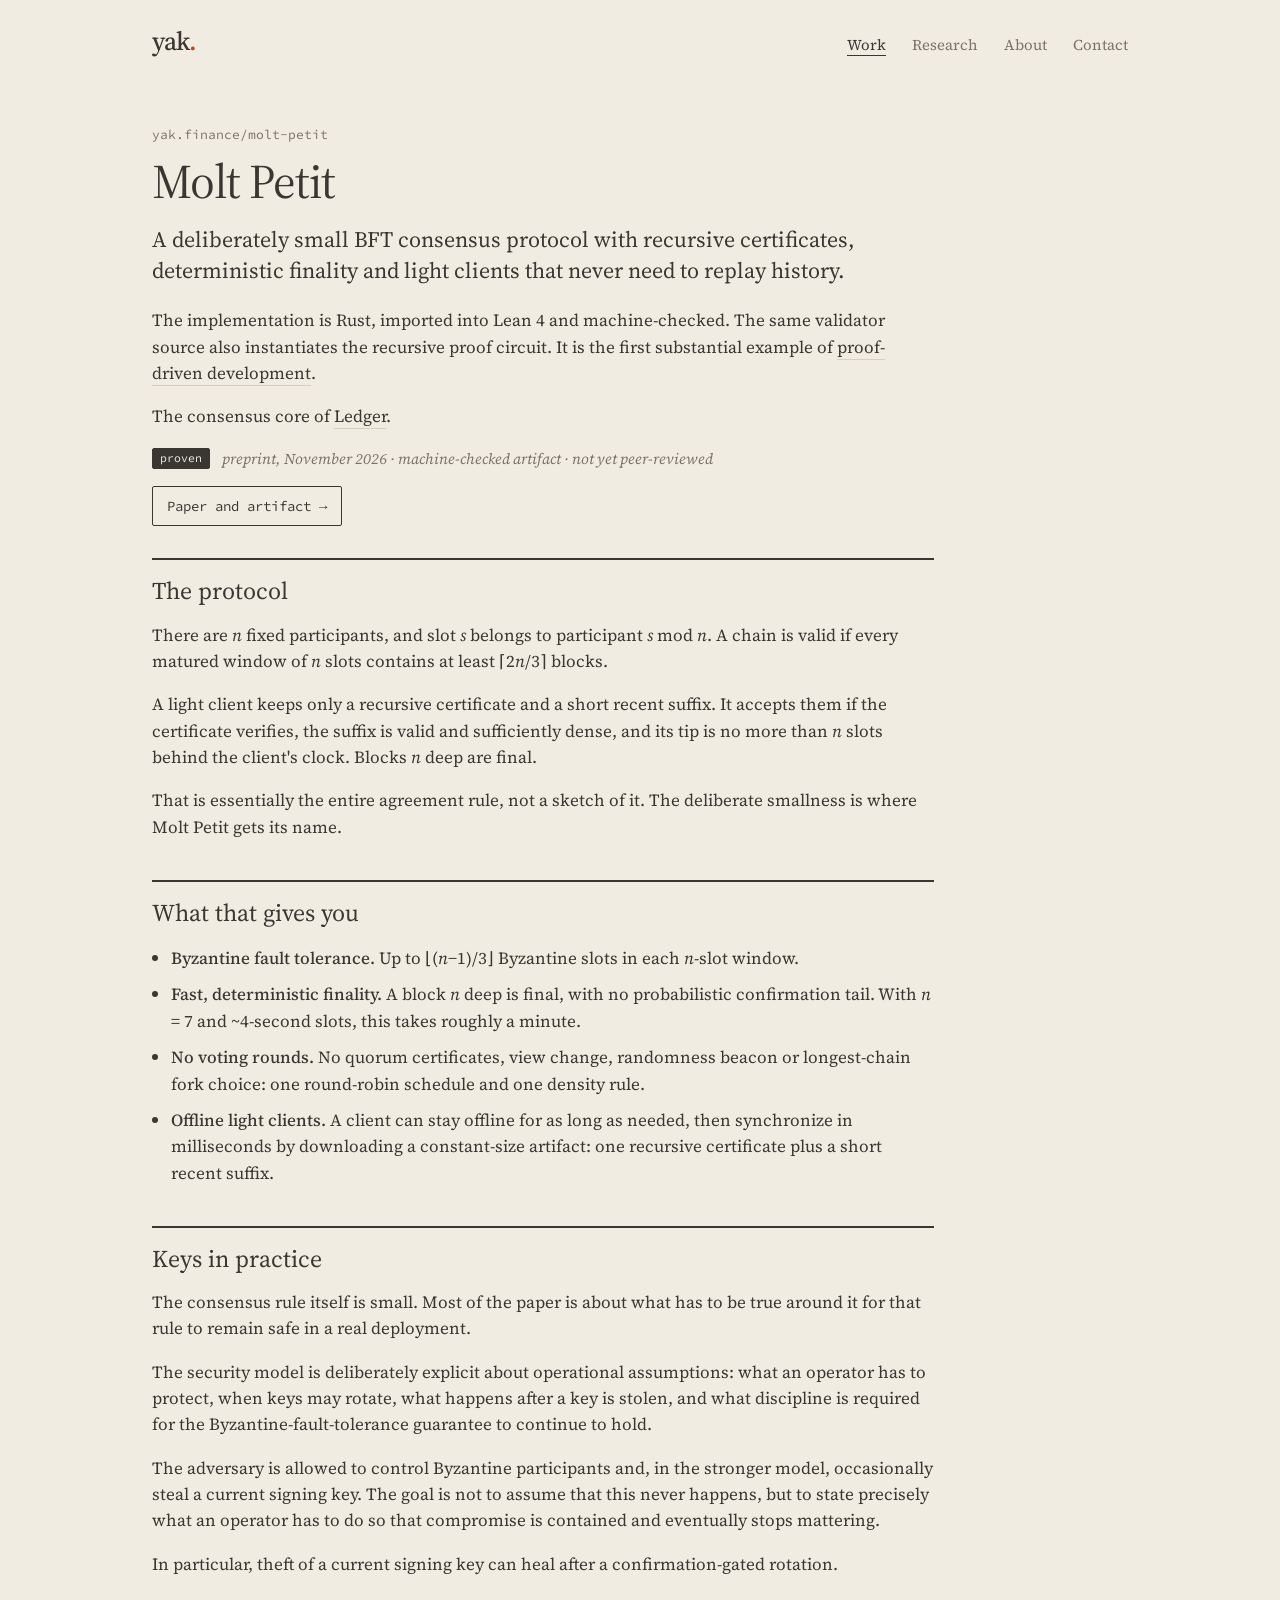
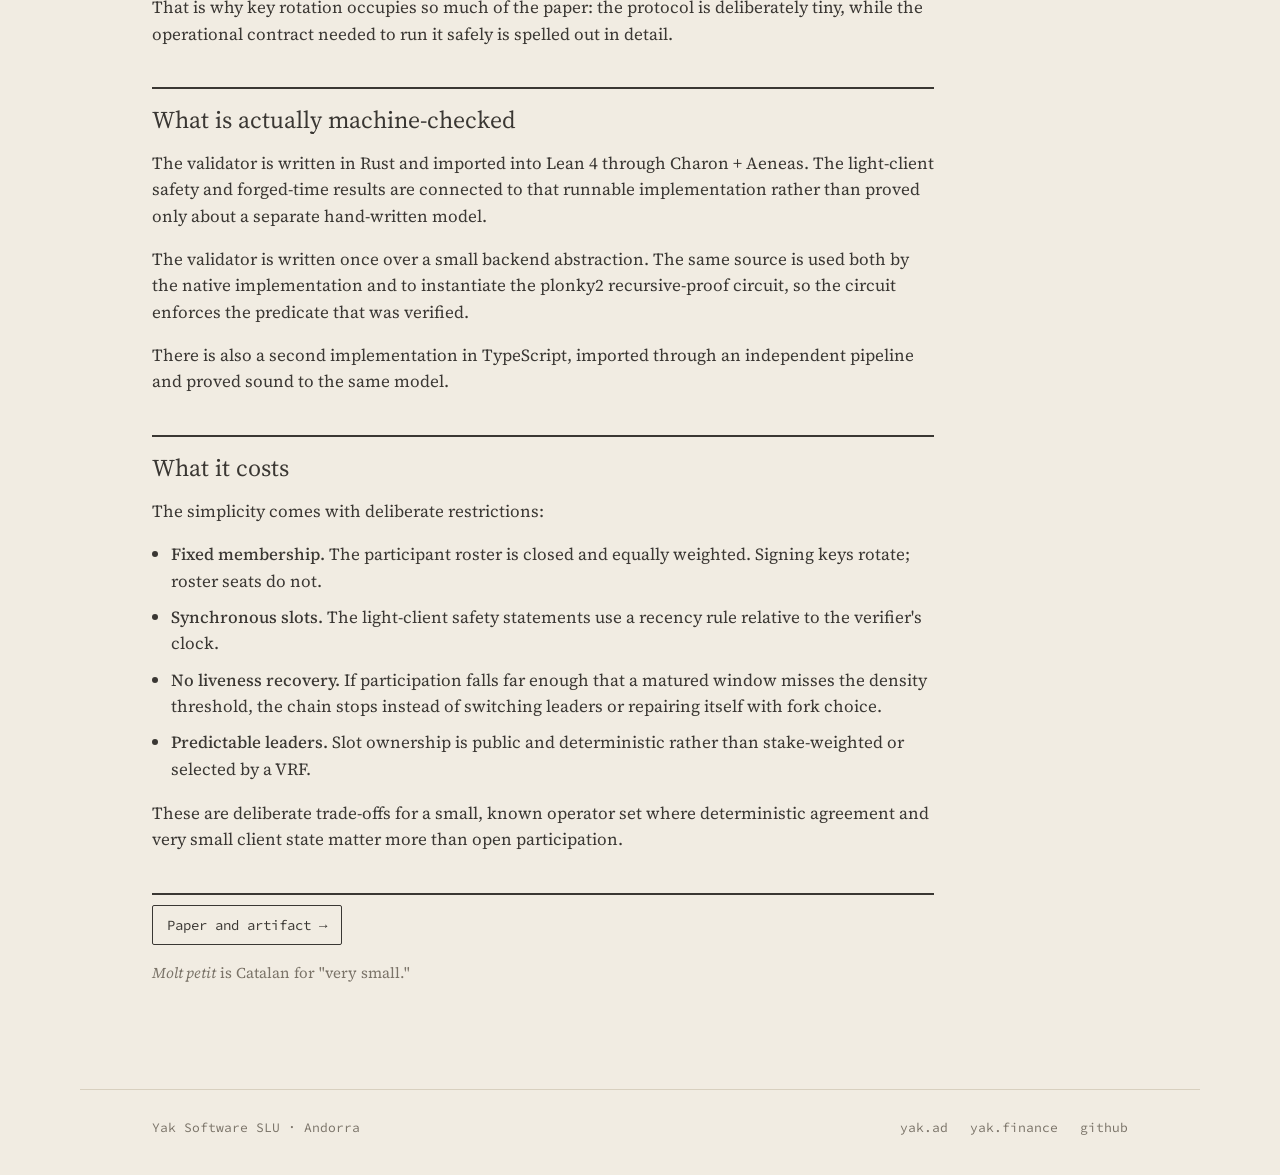
<file: molt-petit.html>
<!DOCTYPE html>
<html><head><style>
    .sc-placeholder{background:color-mix(in srgb,currentColor 8%,transparent);
      border:1px solid color-mix(in srgb,currentColor 50%,transparent);
      border-radius:2px;box-sizing:border-box;overflow:hidden}
    @keyframes sc-shine{0%{background-position:100% 50%}100%{background-position:0% 50%}}
    html.sc-dc-streaming .sc-placeholder,
    html.sc-dc-streaming .sc-interp.sc-missing{position:relative;
      background:color-mix(in srgb,currentColor 5%,transparent);
      border-color:transparent}
    html.sc-dc-streaming .sc-placeholder::before,
    html.sc-dc-streaming .sc-interp.sc-missing::before{content:'';
      position:absolute;inset:0;pointer-events:none;
      background:linear-gradient(90deg,rgba(217,119,87,0) 25%,rgba(247,225,211,.95) 37%,rgba(217,119,87,0) 63%);
      background-size:400% 100%;animation:sc-shine 1.4s ease infinite}
    html.sc-dc-streaming .sc-placeholder:nth-child(n+9 of .sc-placeholder)::before,
    html.sc-dc-streaming .sc-interp.sc-missing:nth-child(n+9 of .sc-interp.sc-missing)::before{animation:none;
      background:color-mix(in srgb,currentColor 8%,transparent)}
    .sc-placeholder-error{padding:4px 8px;font:11px/1.4 ui-monospace,monospace;
      color:color-mix(in srgb,currentColor 70%,transparent);word-break:break-word}
    .sc-interp.sc-missing{display:inline-block;width:2em;height:1em;overflow:hidden;
      vertical-align:text-bottom;background:rgba(255,255,255,.3);border:1px solid rgba(0,0,0,.5);
      border-radius:2px;box-sizing:border-box;color:transparent;
      user-select:none}
    .sc-interp.sc-unresolved{font-family:ui-monospace,monospace;font-size:.85em;
      color:color-mix(in srgb,currentColor 50%,transparent);
      background:color-mix(in srgb,currentColor 10%,transparent);border-radius:3px;
      padding:0 3px}
    .sc-host.sc-has-error{position:relative}
    .sc-logic-error{position:absolute;top:8px;left:8px;z-index:2147483647;max-width:60ch;
      padding:6px 10px;background:#b00020;color:#fff;font:12px/1.4 ui-monospace,monospace;
      border-radius:4px;white-space:pre-wrap;pointer-events:none}
    /* Mirrors PRINT_BASELINE_CSS in apps/web deck-stage-export.ts — keep both
       in sync until dc-runtime regains a build step. */
    @media print {
      @page { margin: 0.5cm; }
      figure, table { break-inside: avoid; }
      #dc-root, #dc-root > .sc-host { height: auto; }
      *, *::before, *::after {
        print-color-adjust: exact; -webkit-print-color-adjust: exact;
        backdrop-filter: none !important; -webkit-backdrop-filter: none !important;
        animation-delay: -99s !important; animation-duration: .001s !important;
        animation-iteration-count: 1 !important; animation-fill-mode: both !important;
        animation-play-state: running !important; transition-duration: 0s !important;
      }
    }
  </style>
<meta charset="utf-8">
<meta name="viewport" content="width=device-width, initial-scale=1">
<title>Molt Petit — a deliberately small BFT consensus protocol — Yak Software</title>
<link rel="icon" type="image/svg+xml" href="/assets/yak-favicon.svg">
<style>x-dc{display:none!important}</style>
<style id="__dc-atomics">.fx{display:flex}.col{display:flex;flex-direction:column}.grid{display:grid}.ac{align-items:center}.jc{justify-content:center}.jb{justify-content:space-between}.f1{flex:1}.noshrink{flex-shrink:0}.wrap{flex-wrap:wrap}.fw5{font-weight:500}.fw6{font-weight:600}.fw7{font-weight:700}.fw8{font-weight:800}.fs11{font-size:11px}.fs12{font-size:12px}.fs13{font-size:13px}.fs14{font-size:14px}.fs15{font-size:15px}.fs16{font-size:16px}.fs20{font-size:20px}.fs22{font-size:22px}.upper{text-transform:uppercase}.tc{text-align:center}.nowrap{white-space:nowrap}.gap8{gap:8px}.gap10{gap:10px}.gap12{gap:12px}.gap16{gap:16px}.gap24{gap:24px}.m0{margin:0}.mt8{margin-top:8px}.mt12{margin-top:12px}.mt16{margin-top:16px}.mb8{margin-bottom:8px}.mb12{margin-bottom:12px}.mb16{margin-bottom:16px}.posrel{position:relative}.posabs{position:absolute}.round{border-radius:50%}.ohide{overflow:hidden}.bbox{box-sizing:border-box}.pointer{cursor:pointer}.w100{width:100%}.b0{border:none}</style><style>.scp0:hover { color: rgb(195, 64, 31) !important; }
.scp1:hover { background: rgb(58, 55, 51) !important; color: rgb(241, 236, 226) !important; }
.scp2:hover { color: rgb(58, 55, 51) !important; }</style><style>html,body{height:100%;margin:0}#dc-root,#dc-root>.sc-host{height:100%}</style><link rel="stylesheet" href="/assets/fonts/fonts.css"><style>html,body{margin:0;padding:0;background:#f1ece2;color:#3a3733;-webkit-font-smoothing:antialiased}body{font-family:"Source Serif 4",Georgia,serif;font-size:17px;line-height:1.55}a{color:#3a3733;text-decoration:none;border-bottom:1px solid #d8d0bf;transition:border-color .15s,color .15s}a:hover{color:#c3401f;border-bottom-color:#c3401f}p{margin:0 0 1em;text-wrap:pretty}h1,h2,h3{margin:0;font-weight:400;text-wrap:pretty}table{border-collapse:collapse}.grain{background-image:radial-gradient(rgba(0,0,0,.032) .6px,transparent .7px);background-size:5px 5px}nav a[aria-current="page"]{color:#3a3733!important;border-bottom-color:#3a3733!important}.fig-h,.fig-v{container-type:inline-size;overflow:hidden}
.fig-v{display:none}
.fig-h>div{zoom:min(1,tan(atan2(100cqw,1024px)));zoom:min(1,calc(100cqw / 1024px))}
.fig-v>div{zoom:min(1,tan(atan2(100cqw,400px)));zoom:min(1,calc(100cqw / 400px))}
@media (max-width:760px){.fig-h{display:none}.fig-v{display:block}}
@media (max-width:520px){.fig-bleed{margin-left:calc(50% - 50vw);margin-right:calc(50% - 50vw)}}</style><meta name="description" content="Molt Petit is a deliberately small BFT consensus protocol with recursive certificates, deterministic finality and light clients that never need to replay history — implemented in Rust, imported into Lean 4 and machine-checked. The consensus core of Ledger."><link rel="canonical" href="https://yak.finance/molt-petit"><meta property="og:title" content="Molt Petit — a deliberately small BFT consensus protocol — Yak Software"><meta property="og:description" content="Molt Petit is a deliberately small BFT consensus protocol with recursive certificates, deterministic finality and light clients that never need to replay history — implemented in Rust, imported into Lean 4 and machine-checked. The consensus core of Ledger."><meta property="og:url" content="https://yak.finance/molt-petit"><meta property="og:type" content="website"><meta property="og:site_name" content="Yak Software"><meta property="og:image" content="https://yak.finance/assets/og-yak.jpg"><meta property="og:image:width" content="1200"><meta property="og:image:height" content="630"><meta name="twitter:title" content="Molt Petit — a deliberately small BFT consensus protocol — Yak Software"><meta name="twitter:description" content="Molt Petit is a deliberately small BFT consensus protocol with recursive certificates, deterministic finality and light clients that never need to replay history — implemented in Rust, imported into Lean 4 and machine-checked. The consensus core of Ledger."><meta name="twitter:card" content="summary_large_image"><meta name="twitter:site" content="@just_georgeee"><meta name="twitter:image" content="https://yak.finance/assets/og-yak.jpg"></head>
<body>
<div id="dc-root"><div class="sc-host" data-sc-name="index"><div class="grain" style="min-height: 100vh; background: rgb(241, 236, 226); display: flex; flex-direction: column;"><header style="display: flex; justify-content: space-between; align-items: baseline; gap: 24px; flex-wrap: wrap; padding: 28px min(6vw, 72px) 0px; max-width: 1120px; width: 100%; box-sizing: border-box; margin: 0px auto;"><a href="https://yak.ad/" style="font: 500 26px / 1 &quot;Source Serif 4&quot;, serif; letter-spacing: -0.035em; color: rgb(58, 55, 51); border: 0px;">yak<span style="color: rgb(195, 64, 31);">.</span></a><nav style="display: flex; gap: clamp(14px, 3vw, 26px); font: 400 15px / 1 &quot;Source Serif 4&quot;, serif;"><a href="https://yak.ad/" aria-current="page" class="scp0" style="color: rgb(122, 115, 104); border-width: 0px 0px 1px; border-style: none none solid; border-color: currentcolor currentcolor transparent; border-image: none; padding-bottom: 3px;">Work</a><a href="https://yak.ad/research" class="scp0" style="color: rgb(122, 115, 104); border-width: 0px 0px 1px; border-style: none none solid; border-color: currentcolor currentcolor transparent; border-image: none; padding-bottom: 3px;">Research</a><a href="https://yak.ad/about" class="scp0" style="color: rgb(122, 115, 104); border-width: 0px 0px 1px; border-style: none none solid; border-color: currentcolor currentcolor transparent; border-image: none; padding-bottom: 3px;">About</a><a href="https://yak.ad/contact" class="scp0" style="color: rgb(122, 115, 104); border-width: 0px 0px 1px; border-style: none none solid; border-color: currentcolor currentcolor transparent; border-image: none; padding-bottom: 3px;">Contact</a></nav></header><main style="flex: 1 1 0%; width: 100%; max-width: 1120px; box-sizing: border-box; margin: 0px auto; padding: 0px min(6vw, 72px);"><article data-screen-label="Molt Petit" style="padding: 8vh 0px 10vh; max-width: 46em;"><div style="font: 400 13px / 1 &quot;Source Code Pro&quot;, monospace; color: rgb(122, 115, 104);">yak.finance/molt-petit</div><h1 style="font: 400 clamp(34px, 4vw, 48px) / 1.1 &quot;Source Serif 4&quot;, serif; letter-spacing: -0.02em; margin-top: 14px;">Molt Petit</h1><p style="font-size: 22px; line-height: 1.4; margin-top: 16px;">A deliberately small BFT consensus protocol with recursive certificates, deterministic finality and light clients that never need to replay history.</p><p style="margin-top: 12px;">The implementation is Rust, imported into Lean 4 and machine-checked. The same validator source also instantiates the recursive proof circuit. It is the first substantial example of <a href="https://yak.ad/proof-driven">proof-driven development</a>.</p><p style="margin-top: 12px;">The consensus core of <a href="/ledger">Ledger</a>.</p><div style="margin-top: 14px;"><span style="display: flex; flex-wrap: wrap; gap: 8px 12px; align-items: center;"><span style="display: inline-flex; gap: 6px; flex-wrap: wrap;"><span style="font: 400 11.5px / 1 &quot;Source Code Pro&quot;, monospace; padding: 4px 7px; border: 1px solid rgb(58, 55, 51); border-radius: 2px; color: rgb(241, 236, 226); background: rgb(58, 55, 51); white-space: nowrap;">proven</span></span><em style="color: rgb(122, 115, 104); font-size: 15px;">preprint, November 2026 · machine-checked artifact · not yet peer-reviewed</em></span></div><div style="margin-top: 22px;"><a href="https://yak.finance/molt-petit.pdf" class="scp1" style="font: 400 14px / 1 &quot;Source Code Pro&quot;, monospace; padding: 10px 14px; border: 1px solid rgb(58, 55, 51); border-radius: 2px; color: rgb(58, 55, 51); white-space: nowrap;">Paper and artifact →</a></div><h2 style="font-size: 24px; border-top: 2px solid rgb(58, 55, 51); padding-top: 12px; margin-top: 40px;">The protocol</h2><p style="margin-top: 12px;">There are <em>n</em> fixed participants, and slot <em>s</em> belongs to participant <em>s</em> mod <em>n</em>. A chain is valid if every matured window of <em>n</em> slots contains at least ⌈2<em>n</em>/3⌉ blocks.</p><p style="margin-top: 12px;">A light client keeps only a recursive certificate and a short recent suffix. It accepts them if the certificate verifies, the suffix is valid and sufficiently dense, and its tip is no more than <em>n</em> slots behind the client's clock. Blocks <em>n</em> deep are final.</p><p style="margin-top: 12px;">That is essentially the entire agreement rule, not a sketch of it. The deliberate smallness is where Molt Petit gets its name.</p><h2 style="font-size: 24px; border-top: 2px solid rgb(58, 55, 51); padding-top: 12px; margin-top: 40px;">What that gives you</h2><ul style="margin: 14px 0px 0px; padding-left: 1.1em;"><li style="margin-top: 10px;"><strong style="font-weight: 500;">Byzantine fault tolerance.</strong> Up to ⌊(<em>n</em>−1)/3⌋ Byzantine slots in each <em>n</em>-slot window.</li><li style="margin-top: 10px;"><strong style="font-weight: 500;">Fast, deterministic finality.</strong> A block <em>n</em> deep is final, with no probabilistic confirmation tail. With <em>n</em> = 7 and ~4-second slots, this takes roughly a minute.</li><li style="margin-top: 10px;"><strong style="font-weight: 500;">No voting rounds.</strong> No quorum certificates, view change, randomness beacon or longest-chain fork choice: one round-robin schedule and one density rule.</li><li style="margin-top: 10px;"><strong style="font-weight: 500;">Offline light clients.</strong> A client can stay offline for as long as needed, then synchronize in milliseconds by downloading a constant-size artifact: one recursive certificate plus a short recent suffix.</li></ul><h2 style="font-size: 24px; border-top: 2px solid rgb(58, 55, 51); padding-top: 12px; margin-top: 40px;">Keys in practice</h2><p style="margin-top: 12px;">The consensus rule itself is small. Most of the paper is about what has to be true around it for that rule to remain safe in a real deployment.</p><p style="margin-top: 12px;">The security model is deliberately explicit about operational assumptions: what an operator has to protect, when keys may rotate, what happens after a key is stolen, and what discipline is required for the Byzantine-fault-tolerance guarantee to continue to hold.</p><p style="margin-top: 12px;">The adversary is allowed to control Byzantine participants and, in the stronger model, occasionally steal a current signing key. The goal is not to assume that this never happens, but to state precisely what an operator has to do so that compromise is contained and eventually stops mattering.</p><p style="margin-top: 12px;">In particular, theft of a current signing key can heal after a confirmation-gated rotation.</p><p style="margin-top: 12px;">That is why key rotation occupies so much of the paper: the protocol is deliberately tiny, while the operational contract needed to run it safely is spelled out in detail.</p><h2 style="font-size: 24px; border-top: 2px solid rgb(58, 55, 51); padding-top: 12px; margin-top: 40px;">What is actually machine-checked</h2><p style="margin-top: 12px;">The validator is written in Rust and imported into Lean 4 through Charon + Aeneas. The light-client safety and forged-time results are connected to that runnable implementation rather than proved only about a separate hand-written model.</p><p style="margin-top: 12px;">The validator is written once over a small backend abstraction. The same source is used both by the native implementation and to instantiate the plonky2 recursive-proof circuit, so the circuit enforces the predicate that was verified.</p><p style="margin-top: 12px;">There is also a second implementation in TypeScript, imported through an independent pipeline and proved sound to the same model.</p><h2 style="font-size: 24px; border-top: 2px solid rgb(58, 55, 51); padding-top: 12px; margin-top: 40px;">What it costs</h2><p style="margin-top: 12px;">The simplicity comes with deliberate restrictions:</p><ul style="margin: 14px 0px 0px; padding-left: 1.1em;"><li style="margin-top: 10px;"><strong style="font-weight: 500;">Fixed membership.</strong> The participant roster is closed and equally weighted. Signing keys rotate; roster seats do not.</li><li style="margin-top: 10px;"><strong style="font-weight: 500;">Synchronous slots.</strong> The light-client safety statements use a recency rule relative to the verifier's clock.</li><li style="margin-top: 10px;"><strong style="font-weight: 500;">No liveness recovery.</strong> If participation falls far enough that a matured window misses the density threshold, the chain stops instead of switching leaders or repairing itself with fork choice.</li><li style="margin-top: 10px;"><strong style="font-weight: 500;">Predictable leaders.</strong> Slot ownership is public and deterministic rather than stake-weighted or selected by a VRF.</li></ul><p style="margin-top: 18px;">These are deliberate trade-offs for a small, known operator set where deterministic agreement and very small client state matter more than open participation.</p><div style="border-top: 2px solid rgb(58, 55, 51); margin-top: 40px; padding-top: 16px;"><a href="https://yak.finance/molt-petit.pdf" class="scp1" style="font: 400 14px / 1 &quot;Source Code Pro&quot;, monospace; padding: 10px 14px; border: 1px solid rgb(58, 55, 51); border-radius: 2px; color: rgb(58, 55, 51); white-space: nowrap;">Paper and artifact →</a></div><p style="font-size: 15px; color: rgb(122, 115, 104); margin-top: 24px;"><em>Molt petit</em> is Catalan for "very small."</p></article></main><footer style="width: 100%; max-width: 1120px; box-sizing: border-box; margin: 0px auto; padding: 28px min(6vw, 72px) 36px; border-top: 1px solid rgb(216, 208, 191); display: flex; justify-content: space-between; gap: 12px 32px; flex-wrap: wrap; font: 400 13px / 1.6 &quot;Source Code Pro&quot;, monospace; color: rgb(122, 115, 104);"><span>Yak Software SLU · Andorra</span><span style="display: flex; gap: 22px;"><a href="https://yak.ad/" class="scp0" style="border: 0px; color: rgb(122, 115, 104);">yak.ad</a><a href="/" class="scp0" style="border: 0px; color: rgb(122, 115, 104);">yak.finance</a><a href="https://github.com/georgeee" class="scp0" style="border: 0px; color: rgb(122, 115, 104);">github</a></span></footer></div></div></div>



</body></html>
</file>
<file: assets/fonts/fonts.css>
/* cyrillic-ext */
@font-face {
  font-family: 'Source Code Pro';
  font-style: normal;
  font-weight: 400;
  font-display: swap;
  src: url(source-code-pro-normal-400-600-cyrillic-ext.woff2) format('woff2');
  unicode-range: U+0460-052F, U+1C80-1C8A, U+20B4, U+2DE0-2DFF, U+A640-A69F, U+FE2E-FE2F;
}
/* cyrillic */
@font-face {
  font-family: 'Source Code Pro';
  font-style: normal;
  font-weight: 400;
  font-display: swap;
  src: url(source-code-pro-normal-400-600-cyrillic.woff2) format('woff2');
  unicode-range: U+0301, U+0400-045F, U+0490-0491, U+04B0-04B1, U+2116;
}
/* greek-ext */
@font-face {
  font-family: 'Source Code Pro';
  font-style: normal;
  font-weight: 400;
  font-display: swap;
  src: url(source-code-pro-normal-400-600-greek-ext.woff2) format('woff2');
  unicode-range: U+1F00-1FFF;
}
/* greek */
@font-face {
  font-family: 'Source Code Pro';
  font-style: normal;
  font-weight: 400;
  font-display: swap;
  src: url(source-code-pro-normal-400-600-greek.woff2) format('woff2');
  unicode-range: U+0370-0377, U+037A-037F, U+0384-038A, U+038C, U+038E-03A1, U+03A3-03FF;
}
/* vietnamese */
@font-face {
  font-family: 'Source Code Pro';
  font-style: normal;
  font-weight: 400;
  font-display: swap;
  src: url(source-code-pro-normal-400-600-vietnamese.woff2) format('woff2');
  unicode-range: U+0102-0103, U+0110-0111, U+0128-0129, U+0168-0169, U+01A0-01A1, U+01AF-01B0, U+0300-0301, U+0303-0304, U+0308-0309, U+0323, U+0329, U+1EA0-1EF9, U+20AB;
}
/* latin-ext */
@font-face {
  font-family: 'Source Code Pro';
  font-style: normal;
  font-weight: 400;
  font-display: swap;
  src: url(source-code-pro-normal-400-600-latin-ext.woff2) format('woff2');
  unicode-range: U+0100-02BA, U+02BD-02C5, U+02C7-02CC, U+02CE-02D7, U+02DD-02FF, U+0304, U+0308, U+0329, U+1D00-1DBF, U+1E00-1E9F, U+1EF2-1EFF, U+2020, U+20A0-20AB, U+20AD-20C0, U+2113, U+2C60-2C7F, U+A720-A7FF;
}
/* latin */
@font-face {
  font-family: 'Source Code Pro';
  font-style: normal;
  font-weight: 400;
  font-display: swap;
  src: url(source-code-pro-normal-400-600-latin.woff2) format('woff2');
  unicode-range: U+0000-00FF, U+0131, U+0152-0153, U+02BB-02BC, U+02C6, U+02DA, U+02DC, U+0304, U+0308, U+0329, U+2000-206F, U+20AC, U+2122, U+2191, U+2193, U+2212, U+2215, U+FEFF, U+FFFD;
}
/* cyrillic-ext */
@font-face {
  font-family: 'Source Code Pro';
  font-style: normal;
  font-weight: 500;
  font-display: swap;
  src: url(source-code-pro-normal-400-600-cyrillic-ext.woff2) format('woff2');
  unicode-range: U+0460-052F, U+1C80-1C8A, U+20B4, U+2DE0-2DFF, U+A640-A69F, U+FE2E-FE2F;
}
/* cyrillic */
@font-face {
  font-family: 'Source Code Pro';
  font-style: normal;
  font-weight: 500;
  font-display: swap;
  src: url(source-code-pro-normal-400-600-cyrillic.woff2) format('woff2');
  unicode-range: U+0301, U+0400-045F, U+0490-0491, U+04B0-04B1, U+2116;
}
/* greek-ext */
@font-face {
  font-family: 'Source Code Pro';
  font-style: normal;
  font-weight: 500;
  font-display: swap;
  src: url(source-code-pro-normal-400-600-greek-ext.woff2) format('woff2');
  unicode-range: U+1F00-1FFF;
}
/* greek */
@font-face {
  font-family: 'Source Code Pro';
  font-style: normal;
  font-weight: 500;
  font-display: swap;
  src: url(source-code-pro-normal-400-600-greek.woff2) format('woff2');
  unicode-range: U+0370-0377, U+037A-037F, U+0384-038A, U+038C, U+038E-03A1, U+03A3-03FF;
}
/* vietnamese */
@font-face {
  font-family: 'Source Code Pro';
  font-style: normal;
  font-weight: 500;
  font-display: swap;
  src: url(source-code-pro-normal-400-600-vietnamese.woff2) format('woff2');
  unicode-range: U+0102-0103, U+0110-0111, U+0128-0129, U+0168-0169, U+01A0-01A1, U+01AF-01B0, U+0300-0301, U+0303-0304, U+0308-0309, U+0323, U+0329, U+1EA0-1EF9, U+20AB;
}
/* latin-ext */
@font-face {
  font-family: 'Source Code Pro';
  font-style: normal;
  font-weight: 500;
  font-display: swap;
  src: url(source-code-pro-normal-400-600-latin-ext.woff2) format('woff2');
  unicode-range: U+0100-02BA, U+02BD-02C5, U+02C7-02CC, U+02CE-02D7, U+02DD-02FF, U+0304, U+0308, U+0329, U+1D00-1DBF, U+1E00-1E9F, U+1EF2-1EFF, U+2020, U+20A0-20AB, U+20AD-20C0, U+2113, U+2C60-2C7F, U+A720-A7FF;
}
/* latin */
@font-face {
  font-family: 'Source Code Pro';
  font-style: normal;
  font-weight: 500;
  font-display: swap;
  src: url(source-code-pro-normal-400-600-latin.woff2) format('woff2');
  unicode-range: U+0000-00FF, U+0131, U+0152-0153, U+02BB-02BC, U+02C6, U+02DA, U+02DC, U+0304, U+0308, U+0329, U+2000-206F, U+20AC, U+2122, U+2191, U+2193, U+2212, U+2215, U+FEFF, U+FFFD;
}
/* cyrillic-ext */
@font-face {
  font-family: 'Source Code Pro';
  font-style: normal;
  font-weight: 600;
  font-display: swap;
  src: url(source-code-pro-normal-400-600-cyrillic-ext.woff2) format('woff2');
  unicode-range: U+0460-052F, U+1C80-1C8A, U+20B4, U+2DE0-2DFF, U+A640-A69F, U+FE2E-FE2F;
}
/* cyrillic */
@font-face {
  font-family: 'Source Code Pro';
  font-style: normal;
  font-weight: 600;
  font-display: swap;
  src: url(source-code-pro-normal-400-600-cyrillic.woff2) format('woff2');
  unicode-range: U+0301, U+0400-045F, U+0490-0491, U+04B0-04B1, U+2116;
}
/* greek-ext */
@font-face {
  font-family: 'Source Code Pro';
  font-style: normal;
  font-weight: 600;
  font-display: swap;
  src: url(source-code-pro-normal-400-600-greek-ext.woff2) format('woff2');
  unicode-range: U+1F00-1FFF;
}
/* greek */
@font-face {
  font-family: 'Source Code Pro';
  font-style: normal;
  font-weight: 600;
  font-display: swap;
  src: url(source-code-pro-normal-400-600-greek.woff2) format('woff2');
  unicode-range: U+0370-0377, U+037A-037F, U+0384-038A, U+038C, U+038E-03A1, U+03A3-03FF;
}
/* vietnamese */
@font-face {
  font-family: 'Source Code Pro';
  font-style: normal;
  font-weight: 600;
  font-display: swap;
  src: url(source-code-pro-normal-400-600-vietnamese.woff2) format('woff2');
  unicode-range: U+0102-0103, U+0110-0111, U+0128-0129, U+0168-0169, U+01A0-01A1, U+01AF-01B0, U+0300-0301, U+0303-0304, U+0308-0309, U+0323, U+0329, U+1EA0-1EF9, U+20AB;
}
/* latin-ext */
@font-face {
  font-family: 'Source Code Pro';
  font-style: normal;
  font-weight: 600;
  font-display: swap;
  src: url(source-code-pro-normal-400-600-latin-ext.woff2) format('woff2');
  unicode-range: U+0100-02BA, U+02BD-02C5, U+02C7-02CC, U+02CE-02D7, U+02DD-02FF, U+0304, U+0308, U+0329, U+1D00-1DBF, U+1E00-1E9F, U+1EF2-1EFF, U+2020, U+20A0-20AB, U+20AD-20C0, U+2113, U+2C60-2C7F, U+A720-A7FF;
}
/* latin */
@font-face {
  font-family: 'Source Code Pro';
  font-style: normal;
  font-weight: 600;
  font-display: swap;
  src: url(source-code-pro-normal-400-600-latin.woff2) format('woff2');
  unicode-range: U+0000-00FF, U+0131, U+0152-0153, U+02BB-02BC, U+02C6, U+02DA, U+02DC, U+0304, U+0308, U+0329, U+2000-206F, U+20AC, U+2122, U+2191, U+2193, U+2212, U+2215, U+FEFF, U+FFFD;
}
/* cyrillic-ext */
@font-face {
  font-family: 'Source Serif 4';
  font-style: italic;
  font-weight: 300 700;
  font-display: swap;
  src: url(source-serif-4-italic-300-700-cyrillic-ext.woff2) format('woff2');
  unicode-range: U+0460-052F, U+1C80-1C8A, U+20B4, U+2DE0-2DFF, U+A640-A69F, U+FE2E-FE2F;
}
/* cyrillic */
@font-face {
  font-family: 'Source Serif 4';
  font-style: italic;
  font-weight: 300 700;
  font-display: swap;
  src: url(source-serif-4-italic-300-700-cyrillic.woff2) format('woff2');
  unicode-range: U+0301, U+0400-045F, U+0490-0491, U+04B0-04B1, U+2116;
}
/* greek */
@font-face {
  font-family: 'Source Serif 4';
  font-style: italic;
  font-weight: 300 700;
  font-display: swap;
  src: url(source-serif-4-italic-300-700-greek.woff2) format('woff2');
  unicode-range: U+0370-0377, U+037A-037F, U+0384-038A, U+038C, U+038E-03A1, U+03A3-03FF;
}
/* vietnamese */
@font-face {
  font-family: 'Source Serif 4';
  font-style: italic;
  font-weight: 300 700;
  font-display: swap;
  src: url(source-serif-4-italic-300-700-vietnamese.woff2) format('woff2');
  unicode-range: U+0102-0103, U+0110-0111, U+0128-0129, U+0168-0169, U+01A0-01A1, U+01AF-01B0, U+0300-0301, U+0303-0304, U+0308-0309, U+0323, U+0329, U+1EA0-1EF9, U+20AB;
}
/* latin-ext */
@font-face {
  font-family: 'Source Serif 4';
  font-style: italic;
  font-weight: 300 700;
  font-display: swap;
  src: url(source-serif-4-italic-300-700-latin-ext.woff2) format('woff2');
  unicode-range: U+0100-02BA, U+02BD-02C5, U+02C7-02CC, U+02CE-02D7, U+02DD-02FF, U+0304, U+0308, U+0329, U+1D00-1DBF, U+1E00-1E9F, U+1EF2-1EFF, U+2020, U+20A0-20AB, U+20AD-20C0, U+2113, U+2C60-2C7F, U+A720-A7FF;
}
/* latin */
@font-face {
  font-family: 'Source Serif 4';
  font-style: italic;
  font-weight: 300 700;
  font-display: swap;
  src: url(source-serif-4-italic-300-700-latin.woff2) format('woff2');
  unicode-range: U+0000-00FF, U+0131, U+0152-0153, U+02BB-02BC, U+02C6, U+02DA, U+02DC, U+0304, U+0308, U+0329, U+2000-206F, U+20AC, U+2122, U+2191, U+2193, U+2212, U+2215, U+FEFF, U+FFFD;
}
/* cyrillic-ext */
@font-face {
  font-family: 'Source Serif 4';
  font-style: normal;
  font-weight: 300 700;
  font-display: swap;
  src: url(source-serif-4-normal-300-700-cyrillic-ext.woff2) format('woff2');
  unicode-range: U+0460-052F, U+1C80-1C8A, U+20B4, U+2DE0-2DFF, U+A640-A69F, U+FE2E-FE2F;
}
/* cyrillic */
@font-face {
  font-family: 'Source Serif 4';
  font-style: normal;
  font-weight: 300 700;
  font-display: swap;
  src: url(source-serif-4-normal-300-700-cyrillic.woff2) format('woff2');
  unicode-range: U+0301, U+0400-045F, U+0490-0491, U+04B0-04B1, U+2116;
}
/* greek */
@font-face {
  font-family: 'Source Serif 4';
  font-style: normal;
  font-weight: 300 700;
  font-display: swap;
  src: url(source-serif-4-normal-300-700-greek.woff2) format('woff2');
  unicode-range: U+0370-0377, U+037A-037F, U+0384-038A, U+038C, U+038E-03A1, U+03A3-03FF;
}
/* vietnamese */
@font-face {
  font-family: 'Source Serif 4';
  font-style: normal;
  font-weight: 300 700;
  font-display: swap;
  src: url(source-serif-4-normal-300-700-vietnamese.woff2) format('woff2');
  unicode-range: U+0102-0103, U+0110-0111, U+0128-0129, U+0168-0169, U+01A0-01A1, U+01AF-01B0, U+0300-0301, U+0303-0304, U+0308-0309, U+0323, U+0329, U+1EA0-1EF9, U+20AB;
}
/* latin-ext */
@font-face {
  font-family: 'Source Serif 4';
  font-style: normal;
  font-weight: 300 700;
  font-display: swap;
  src: url(source-serif-4-normal-300-700-latin-ext.woff2) format('woff2');
  unicode-range: U+0100-02BA, U+02BD-02C5, U+02C7-02CC, U+02CE-02D7, U+02DD-02FF, U+0304, U+0308, U+0329, U+1D00-1DBF, U+1E00-1E9F, U+1EF2-1EFF, U+2020, U+20A0-20AB, U+20AD-20C0, U+2113, U+2C60-2C7F, U+A720-A7FF;
}
/* latin */
@font-face {
  font-family: 'Source Serif 4';
  font-style: normal;
  font-weight: 300 700;
  font-display: swap;
  src: url(source-serif-4-normal-300-700-latin.woff2) format('woff2');
  unicode-range: U+0000-00FF, U+0131, U+0152-0153, U+02BB-02BC, U+02C6, U+02DA, U+02DC, U+0304, U+0308, U+0329, U+2000-206F, U+20AC, U+2122, U+2191, U+2193, U+2212, U+2215, U+FEFF, U+FFFD;
}
</file>
